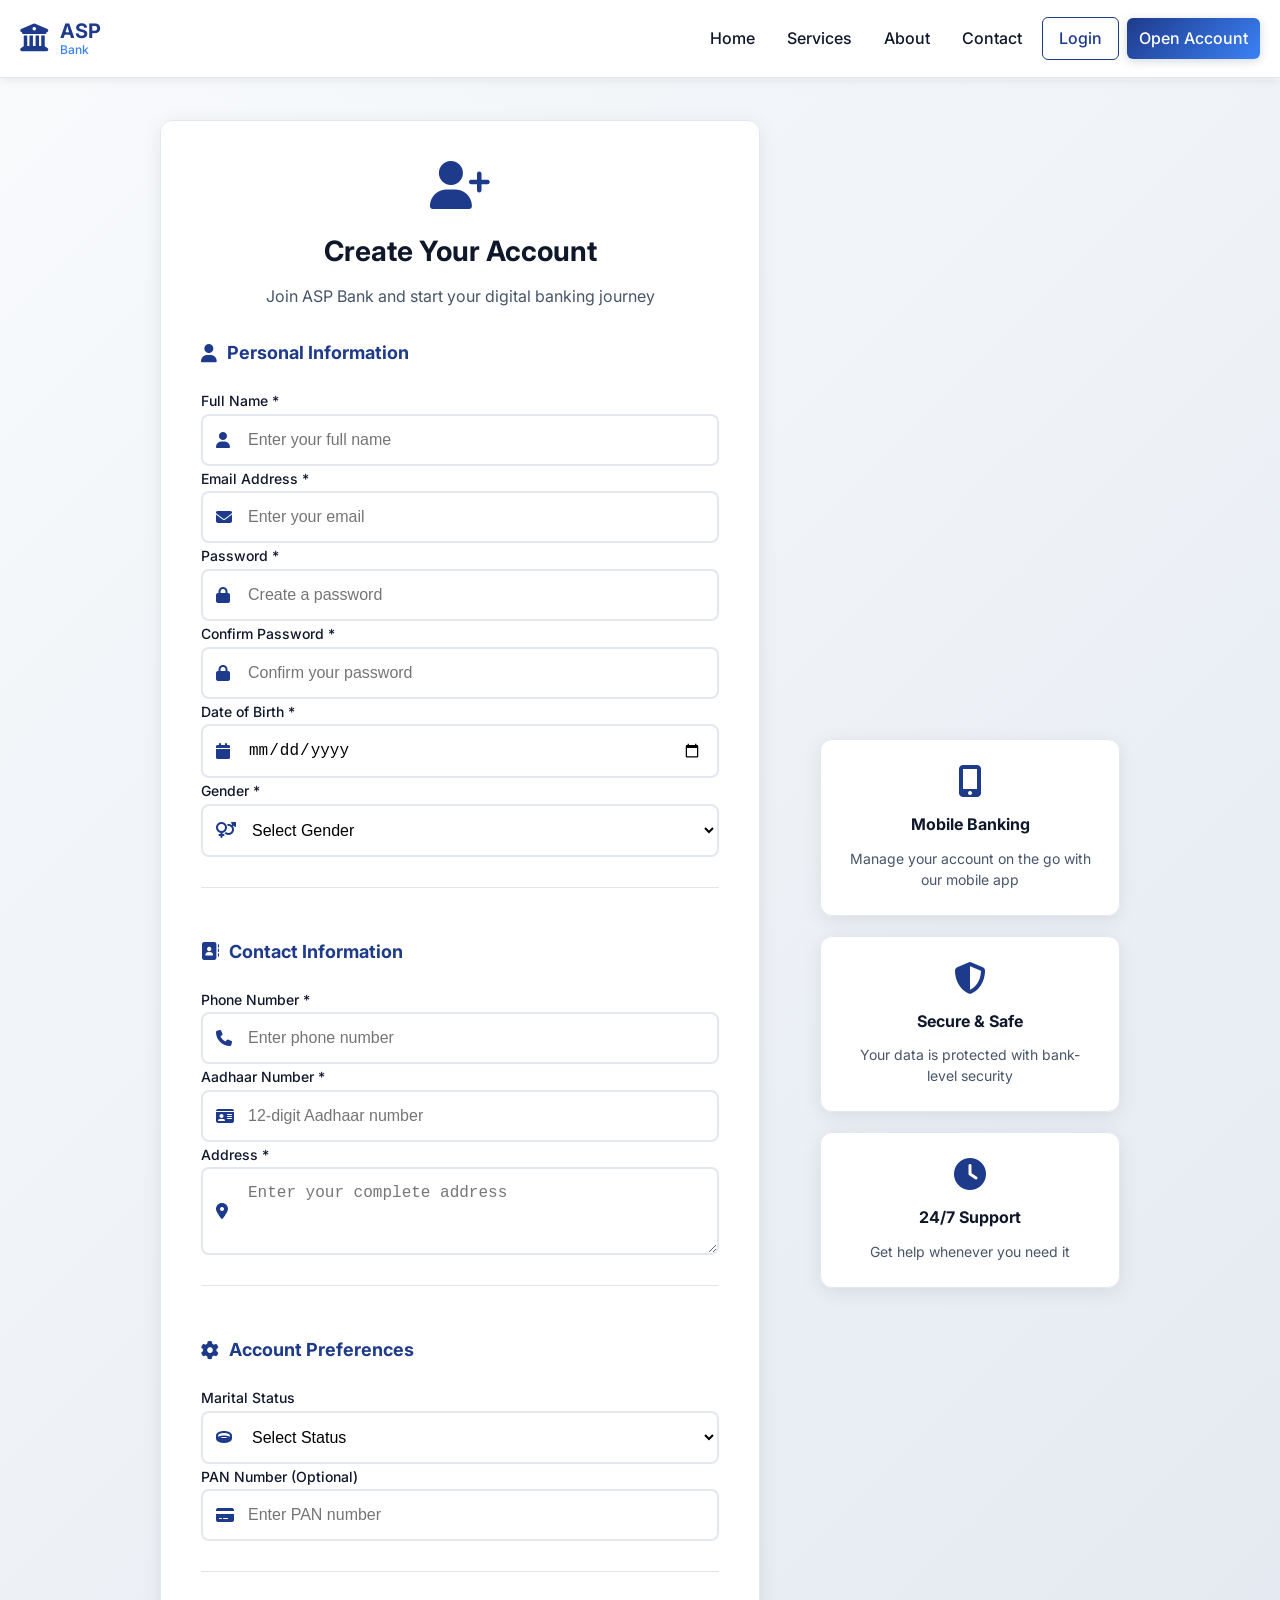
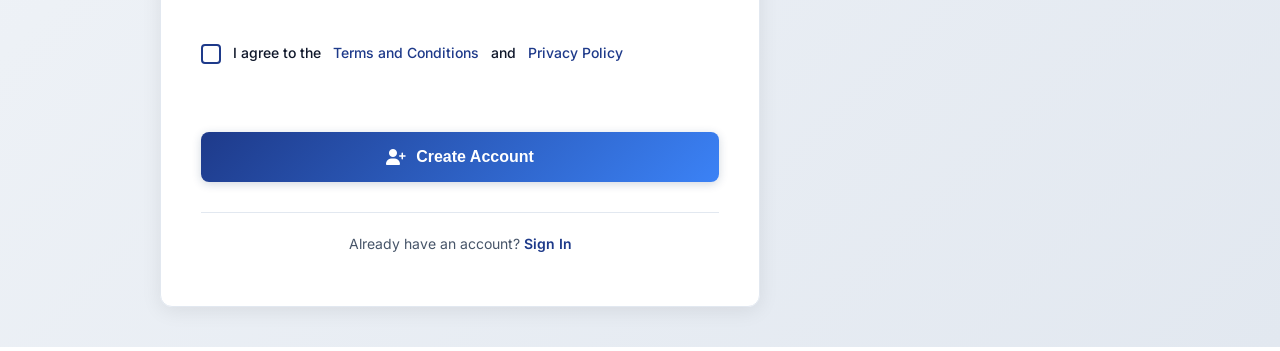
<file: customer-create.html>
<!DOCTYPE html>
<html>
<head>
    <title>Create Account - ASP Bank</title>
    <link href="https://fonts.googleapis.com/css2?family=Inter:wght@300;400;600;700&display=swap" rel="stylesheet">
    <link rel="stylesheet" href="https://cdnjs.cloudflare.com/ajax/libs/font-awesome/6.4.0/css/all.min.css">
    <link rel="stylesheet" href="style.css">
</head>
<body>
    <!-- HEADER/NAVIGATION -->
    <header class="header">
        <nav class="navbar">
            <div class="nav-container">
                <div class="logo">
                    <div class="logo-icon">
                        <i class="fas fa-university"></i>
                    </div>
                    <div class="logo-text">
                        <span class="logo-main">ASP</span>
                        <span class="logo-sub">Bank</span>
                    </div>
                </div>

                <div class="nav-menu">
                    <a href="index.html" class="nav-link">Home</a>
                    <a href="#services" class="nav-link">Services</a>
                    <a href="#about" class="nav-link">About</a>
                    <a href="#contact" class="nav-link">Contact</a>
                    <a href="customer-login.html" class="nav-link login-btn">Login</a>
                    <a href="customer-create.html" class="nav-link cta-btn">Open Account</a>
                </div>

                <div class="mobile-menu-toggle">
                    <i class="fas fa-bars"></i>
                </div>
            </div>
        </nav>
    </header>

    <!-- REGISTRATION FORM -->
    <div class="auth-container">
        <div class="auth-card register-card">
            <div class="auth-header">
                <i class="fas fa-user-plus"></i>
                <h2>Create Your Account</h2>
                <p>Join ASP Bank and start your digital banking journey</p>
            </div>

            <form id="register-form" class="auth-form">
                <!-- Personal Information -->
                <div class="form-section">
                    <h3><i class="fas fa-user"></i> Personal Information</h3>

                    <div class="form-row">
                        <div class="form-group">
                            <label for="name">Full Name *</label>
                            <div class="input-group">
                                <i class="fas fa-user"></i>
                                <input type="text" id="name" placeholder="Enter your full name" pattern="[A-Za-z ]{3,50}" title="Name must contain only alphabets and spaces (3-50 characters)" required>
                            </div>
                        </div>

                        <div class="form-group">
                            <label for="email">Email Address *</label>
                            <div class="input-group">
                                <i class="fas fa-envelope"></i>
                                <input type="email" id="email" placeholder="Enter your email" required>
                            </div>
                        </div>
                    </div>

                    <div class="form-row">
                        <div class="form-group">
                            <label for="password">Password *</label>
                            <div class="input-group">
                                <i class="fas fa-lock"></i>
                                <input type="password" id="password" placeholder="Create a password" required>
                            </div>
                        </div>

                        <div class="form-group">
                            <label for="confirm-password">Confirm Password *</label>
                            <div class="input-group">
                                <i class="fas fa-lock"></i>
                                <input type="password" id="confirm-password" placeholder="Confirm your password" required>
                            </div>
                        </div>
                    </div>

                    <div class="form-row">
                        <div class="form-group">
                            <label for="dob">Date of Birth *</label>
                            <div class="input-group">
                                <i class="fas fa-calendar"></i>
                                <input type="date" id="dob" max="2006-12-31" title="You must be at least 18 years old" required>
                            </div>
                        </div>

                        <div class="form-group">
                            <label for="gender">Gender *</label>
                            <div class="input-group">
                                <i class="fas fa-venus-mars"></i>
                                <select id="gender" required>
                                    <option value="">Select Gender</option>
                                    <option value="male">Male</option>
                                    <option value="female">Female</option>
                                    <option value="other">Other</option>
                                </select>
                            </div>
                        </div>
                    </div>
                </div>

                <!-- Contact Information -->
                <div class="form-section">
                    <h3><i class="fas fa-address-book"></i> Contact Information</h3>

                    <div class="form-row">
                        <div class="form-group">
                            <label for="contact">Phone Number *</label>
                            <div class="input-group">
                                <i class="fas fa-phone"></i>
                                <input type="tel" id="contact" placeholder="Enter phone number" pattern="[0-9]{10}" title="Phone number must be exactly 10 digits" required>
                            </div>
                        </div>

                        <div class="form-group">
                            <label for="aadhaar">Aadhaar Number *</label>
                            <div class="input-group">
                                <i class="fas fa-id-card"></i>
                                <input type="text" id="aadhaar" placeholder="12-digit Aadhaar number" pattern="[0-9]{12}" required>
                            </div>
                        </div>
                    </div>

                    <div class="form-group">
                        <label for="address">Address *</label>
                        <div class="input-group">
                            <i class="fas fa-map-marker-alt"></i>
                            <textarea id="address" placeholder="Enter your complete address" rows="3" required></textarea>
                        </div>
                    </div>
                </div>

                <!-- Account Preferences -->
                <div class="form-section">
                    <h3><i class="fas fa-cog"></i> Account Preferences</h3>

                    <div class="form-row">
                        <div class="form-group">
                            <label for="marital">Marital Status</label>
                            <div class="input-group">
                                <i class="fas fa-ring"></i>
                                <select id="marital">
                                    <option value="">Select Status</option>
                                    <option value="single">Single</option>
                                    <option value="married">Married</option>
                                    <option value="divorced">Divorced</option>
                                    <option value="widowed">Widowed</option>
                                </select>
                            </div>
                        </div>

                        <div class="form-group">
                            <label for="pan">PAN Number (Optional)</label>
                            <div class="input-group">
                                <i class="fas fa-credit-card"></i>
                                <input type="text" id="pan" placeholder="Enter PAN number" pattern="[A-Z]{5}[0-9]{4}[A-Z]{1}">
                            </div>
                        </div>
                    </div>
                </div>

                <!-- Terms and Conditions -->
                <div class="form-group checkbox-group">
                    <label class="checkbox-label">
                        <input type="checkbox" id="terms" required>
                        <span class="checkmark"></span>
                        I agree to the <a href="#" class="terms-link">Terms and Conditions</a> and <a href="#" class="terms-link">Privacy Policy</a>
                    </label>
                </div>

                <button type="submit" class="auth-btn">
                    <i class="fas fa-user-plus"></i>
                    Create Account
                </button>
            </form>

            <div class="auth-footer">
                <p>Already have an account?
                    <a href="customer-login.html" class="auth-link">Sign In</a>
                </p>
            </div>
        </div>

        <!-- BENEFITS -->
        <div class="benefits-info">
            <div class="benefit-card">
                <i class="fas fa-mobile-alt"></i>
                <h4>Mobile Banking</h4>
                <p>Manage your account on the go with our mobile app</p>
            </div>
            <div class="benefit-card">
                <i class="fas fa-shield-alt"></i>
                <h4>Secure & Safe</h4>
                <p>Your data is protected with bank-level security</p>
            </div>
            <div class="benefit-card">
                <i class="fas fa-clock"></i>
                <h4>24/7 Support</h4>
                <p>Get help whenever you need it</p>
            </div>
        </div>
    </div>

    <div id="auth-error" class="error-message"></div>

    <script src="auth.js"></script>
    <script>
        document.getElementById('register-form').addEventListener('submit', function(e) {
            e.preventDefault();

            const password = document.getElementById('password').value;
            const confirmPassword = document.getElementById('confirm-password').value;

            if (password !== confirmPassword) {
                showError('Passwords do not match');
                return;
            }

            if (!validatePasswordStrength(password)) {
                showError('Password must contain at least 6 characters, 1 uppercase letter, 1 lowercase letter, and 1 number');
                return;
            }

            const customerData = {
                name: document.getElementById('name').value,
                email: document.getElementById('email').value,
                password: password,
                dob: document.getElementById('dob').value,
                gender: document.getElementById('gender').value,
                contact: document.getElementById('contact').value,
                aadhaar: document.getElementById('aadhaar').value,
                address: document.getElementById('address').value,
                marital: document.getElementById('marital').value,
                pan: document.getElementById('pan').value
            };

            try {
                const newCustomer = auth.registerCustomer(customerData);
                showSuccess('Account created successfully! You can now login.');
                setTimeout(() => {
                    window.location.href = 'customer-login.html';
                }, 2000);
            } catch (error) {
                showError(error.message);
            }
        });

        function showSuccess(message) {
            const errorDiv = document.getElementById('auth-error');
            errorDiv.textContent = message;
            errorDiv.className = 'success-message';
            errorDiv.style.display = 'block';
        }

        function validatePasswordStrength(password) {
            const hasUpperCase = /[A-Z]/.test(password);
            const hasLowerCase = /[a-z]/.test(password);
            const hasNumbers = /\d/.test(password);
            const hasMinLength = password.length >= 6;

            return hasUpperCase && hasLowerCase && hasNumbers && hasMinLength;
        }
    </script>

    <!-- MOBILE MENU -->
    <div class="mobile-menu">
        <div class="mobile-menu-header">
            <div class="logo">
                <div class="logo-icon">
                    <i class="fas fa-university"></i>
                </div>
                <div class="logo-text">
                    <span class="logo-main">ASP</span>
                    <span class="logo-sub">Bank</span>
                </div>
            </div>
            <button class="mobile-menu-close">
                <i class="fas fa-times"></i>
            </button>
        </div>
        <div class="mobile-menu-content">
            <a href="index.html" class="mobile-nav-link">Home</a>
            <a href="index.html#services" class="mobile-nav-link">Services</a>
            <a href="index.html#about" class="mobile-nav-link">About</a>
            <a href="index.html#contact" class="mobile-nav-link">Contact</a>
            <a href="customer-login.html" class="mobile-nav-link">Login</a>
            <a href="customer-create.html" class="mobile-nav-link cta-btn">Open Account</a>
        </div>
    </div>

    <script>
        // Mobile menu functionality
        document.addEventListener('DOMContentLoaded', function() {
            const mobileMenuToggle = document.querySelector('.mobile-menu-toggle');
            const mobileMenu = document.querySelector('.mobile-menu');
            const mobileMenuClose = document.querySelector('.mobile-menu-close');
            const mobileNavLinks = document.querySelectorAll('.mobile-nav-link');

            mobileMenuToggle.addEventListener('click', function() {
                mobileMenu.classList.add('active');
            });

            mobileMenuClose.addEventListener('click', function() {
                mobileMenu.classList.remove('active');
            });

            mobileNavLinks.forEach(link => {
                link.addEventListener('click', function() {
                    mobileMenu.classList.remove('active');
                });
            });

            // Close mobile menu when clicking outside
            mobileMenu.addEventListener('click', function(e) {
                if (e.target === mobileMenu) {
                    mobileMenu.classList.remove('active');
                }
            });
        });

        // Add scroll effect to navbar
        window.addEventListener('scroll', function() {
            const navbar = document.querySelector('.navbar');
            if (window.scrollY > 50) {
                navbar.classList.add('scrolled');
            } else {
                navbar.classList.remove('scrolled');
            }
        });
    </script>
</body>
</html>
</file>
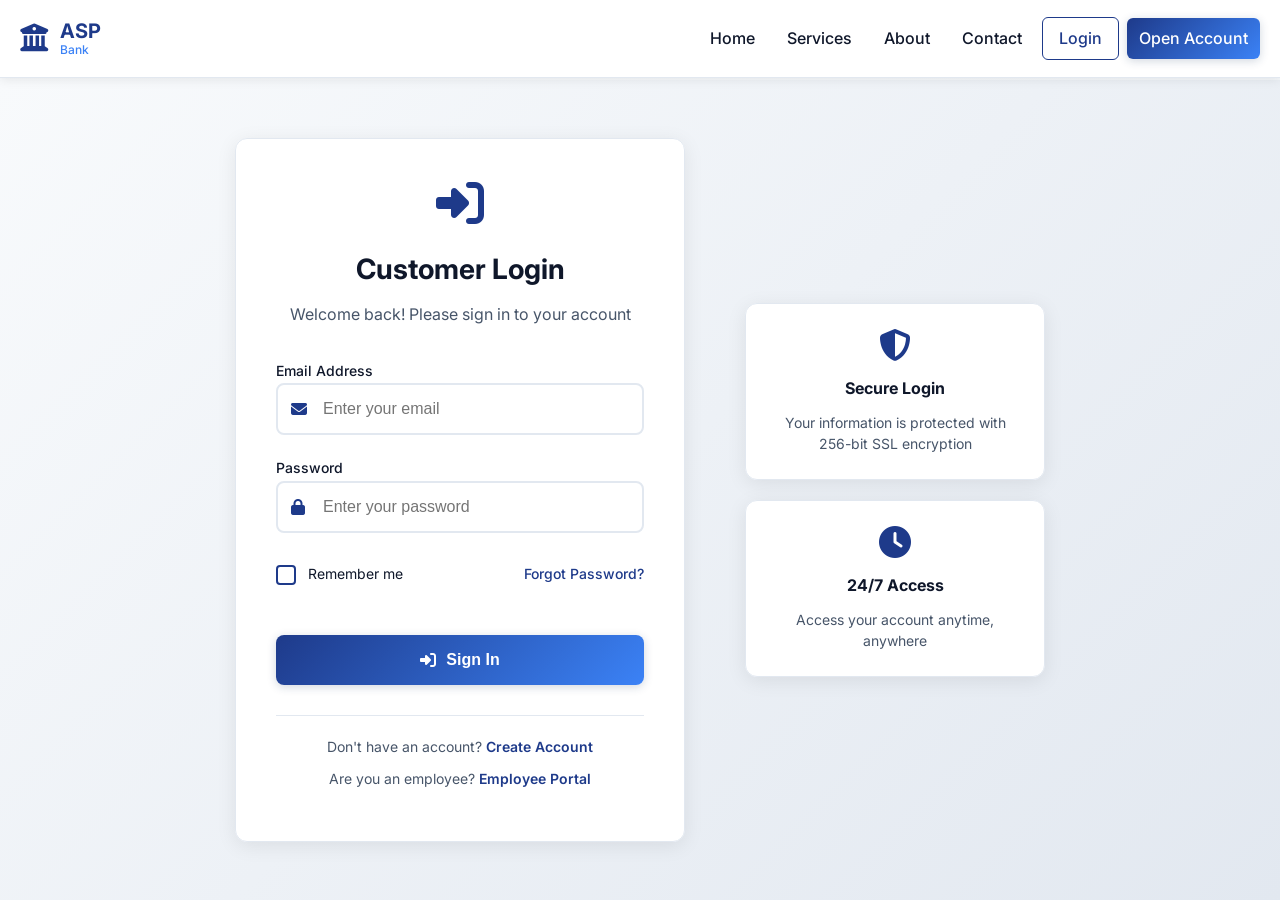
<file: customer-login.html>
<!DOCTYPE html>
<html>
<head>
    <title>Customer Login - ASP Bank</title>
    <link href="https://fonts.googleapis.com/css2?family=Inter:wght@300;400;600;700&display=swap" rel="stylesheet">
    <link rel="stylesheet" href="https://cdnjs.cloudflare.com/ajax/libs/font-awesome/6.4.0/css/all.min.css">
    <link rel="stylesheet" href="style.css">
</head>
<body>
    <!-- HEADER/NAVIGATION -->
    <header class="header">
        <nav class="navbar">
            <div class="nav-container">
                <div class="logo">
                    <div class="logo-icon">
                        <i class="fas fa-university"></i>
                    </div>
                    <div class="logo-text">
                        <span class="logo-main">ASP</span>
                        <span class="logo-sub">Bank</span>
                    </div>
                </div>

                <div class="nav-menu">
                    <a href="index.html" class="nav-link">Home</a>
                    <a href="#services" class="nav-link">Services</a>
                    <a href="#about" class="nav-link">About</a>
                    <a href="#contact" class="nav-link">Contact</a>
                    <a href="customer-login.html" class="nav-link login-btn">Login</a>
                    <a href="customer-create.html" class="nav-link cta-btn">Open Account</a>
                </div>

                <div class="mobile-menu-toggle">
                    <i class="fas fa-bars"></i>
                </div>
            </div>
        </nav>
    </header>

    <!-- LOGIN FORM -->
    <div class="auth-container">
        <div class="auth-card">
            <div class="auth-header">
                <i class="fas fa-sign-in-alt"></i>
                <h2>Customer Login</h2>
                <p>Welcome back! Please sign in to your account</p>
            </div>

            <form id="login-form" class="auth-form">
                <div class="form-group">
                    <label for="email">Email Address</label>
                    <div class="input-group">
                        <i class="fas fa-envelope"></i>
                        <input type="email" id="email" placeholder="Enter your email" required>
                    </div>
                </div>

                <div class="form-group">
                    <label for="password">Password</label>
                    <div class="input-group">
                        <i class="fas fa-lock"></i>
                        <input type="password" id="password" placeholder="Enter your password" required>
                    </div>
                </div>

                <div class="form-options">
                    <label class="checkbox-label">
                        <input type="checkbox" id="remember">
                        <span class="checkmark"></span>
                        Remember me
                    </label>
                    <a href="#" class="forgot-link">Forgot Password?</a>
                </div>

                <button type="submit" class="auth-btn">
                    <i class="fas fa-sign-in-alt"></i>
                    Sign In
                </button>
            </form>

            <div class="auth-footer">
                <p>Don't have an account?
                    <a href="customer-create.html" class="auth-link">Create Account</a>
                </p>
                <p>Are you an employee?
                    <a href="employee-register.html" class="auth-link">Employee Portal</a>
                </p>
            </div>
        </div>

        <!-- SECURITY INFO -->
        <div class="security-info">
            <div class="security-card">
                <i class="fas fa-shield-alt"></i>
                <h4>Secure Login</h4>
                <p>Your information is protected with 256-bit SSL encryption</p>
            </div>
            <div class="security-card">
                <i class="fas fa-clock"></i>
                <h4>24/7 Access</h4>
                <p>Access your account anytime, anywhere</p>
            </div>
        </div>
    </div>

    <div id="auth-error" class="error-message"></div>

    <script src="auth.js"></script>
    <script>
        document.getElementById('login-form').addEventListener('submit', function(e) {
            e.preventDefault();

            const email = document.getElementById('email').value;
            const password = document.getElementById('password').value;

            try {
                const result = auth.login(email, password);
                if (result.success) {
                    showSuccess('Login successful! Redirecting to dashboard...');
                    setTimeout(() => {
                        window.location.href = 'dashboard.html';
                    }, 1500);
                }
            } catch (error) {
                showError(error.message);
            }
        });

        function showSuccess(message) {
            const errorDiv = document.getElementById('auth-error');
            errorDiv.textContent = message;
            errorDiv.className = 'success-message';
            errorDiv.style.display = 'block';
        }
    </script>

    <!-- MOBILE MENU -->
    <div class="mobile-menu">
        <div class="mobile-menu-header">
            <div class="logo">
                <div class="logo-icon">
                    <i class="fas fa-university"></i>
                </div>
                <div class="logo-text">
                    <span class="logo-main">ASP</span>
                    <span class="logo-sub">Bank</span>
                </div>
            </div>
            <button class="mobile-menu-close">
                <i class="fas fa-times"></i>
            </button>
        </div>
        <div class="mobile-menu-content">
            <a href="index.html" class="mobile-nav-link">Home</a>
            <a href="index.html#services" class="mobile-nav-link">Services</a>
            <a href="index.html#about" class="mobile-nav-link">About</a>
            <a href="index.html#contact" class="mobile-nav-link">Contact</a>
            <a href="customer-login.html" class="mobile-nav-link">Login</a>
            <a href="customer-create.html" class="mobile-nav-link cta-btn">Open Account</a>
        </div>
    </div>

    <script>
        // Mobile menu functionality
        document.addEventListener('DOMContentLoaded', function() {
            const mobileMenuToggle = document.querySelector('.mobile-menu-toggle');
            const mobileMenu = document.querySelector('.mobile-menu');
            const mobileMenuClose = document.querySelector('.mobile-menu-close');
            const mobileNavLinks = document.querySelectorAll('.mobile-nav-link');

            mobileMenuToggle.addEventListener('click', function() {
                mobileMenu.classList.add('active');
            });

            mobileMenuClose.addEventListener('click', function() {
                mobileMenu.classList.remove('active');
            });

            mobileNavLinks.forEach(link => {
                link.addEventListener('click', function() {
                    mobileMenu.classList.remove('active');
                });
            });

            // Close mobile menu when clicking outside
            mobileMenu.addEventListener('click', function(e) {
                if (e.target === mobileMenu) {
                    mobileMenu.classList.remove('active');
                }
            });
        });

        // Add scroll effect to navbar
        window.addEventListener('scroll', function() {
            const navbar = document.querySelector('.navbar');
            if (window.scrollY > 50) {
                navbar.classList.add('scrolled');
            } else {
                navbar.classList.remove('scrolled');
            }
        });
    </script>
</body>
</html>
</file>
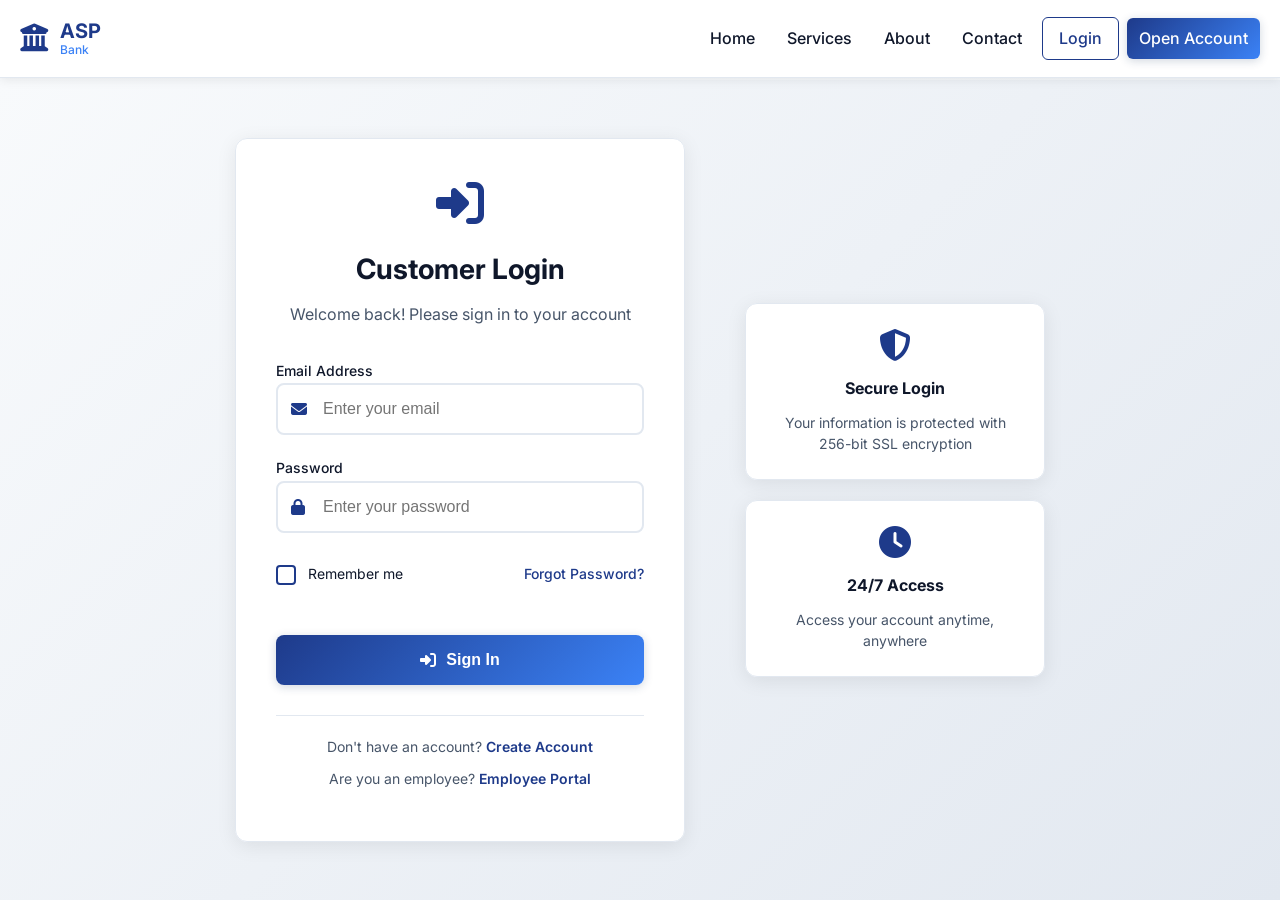
<file: dashboard.html>
<!DOCTYPE html>
<html>
<head>
    <title>Dashboard - ASP Bank</title>
    <link href="https://fonts.googleapis.com/css2?family=Inter:wght@300;400;600;700&display=swap" rel="stylesheet">
    <link rel="stylesheet" href="https://cdnjs.cloudflare.com/ajax/libs/font-awesome/6.4.0/css/all.min.css">
    <link rel="stylesheet" href="style.css">
</head>
<body>
    <!-- HEADER/NAVIGATION -->
    <header class="header">
        <nav class="navbar">
            <div class="nav-container">
                <div class="logo">
                    <div class="logo-icon">
                        <i class="fas fa-university"></i>
                    </div>
                    <div class="logo-text">
                        <span class="logo-main">ASP</span>
                        <span class="logo-sub">Bank</span>
                    </div>
                </div>

                <div class="nav-menu">
                    <a href="#dashboard" class="nav-link">Dashboard</a>
                    <a href="#transactions" class="nav-link">Transactions</a>
                    <a href="#profile" class="nav-link">Profile</a>
                    <button class="nav-link logout-btn" onclick="auth.logout()">
                        <i class="fas fa-sign-out-alt"></i> Logout
                    </button>
                </div>

                <div class="mobile-menu-toggle">
                    <i class="fas fa-bars"></i>
                </div>
            </div>
        </nav>
    </header>

    <!-- MOBILE MENU -->
    <div class="mobile-menu">
        <div class="mobile-menu-content">
            <a href="#dashboard" class="mobile-nav-link">Dashboard</a>
            <a href="#transactions" class="mobile-nav-link">Transactions</a>
            <a href="#profile" class="mobile-nav-link">Profile</a>
            <button class="mobile-nav-link logout-btn" onclick="auth.logout()">
                <i class="fas fa-sign-out-alt"></i> Logout
            </button>
        </div>
    </div>

    <div class="container">
        <!-- DASHBOARD HEADER -->
        <div class="dashboard-header">
            <h1 id="dashboard-title">Customer Dashboard</h1>
            <p id="dashboard-subtitle">Manage your banking needs with ease</p>
            <div class="dashboard-date">
                <i class="fas fa-calendar-alt"></i>
                <span id="current-date"></span>
            </div>
        </div>

        <!-- ACCOUNT OVERVIEW -->
        <div class="account-overview">
            <div class="overview-card">
                <div class="card-header">
                    <h3><i class="fas fa-credit-card"></i> Monthly Spending</h3>
                </div>
                <div class="balance-amount small">
                    <span>Rs. </span>
                    <span id="monthly-spending">12,450.00</span>
                </div>
                <div class="spending-breakdown">
                    <div class="spending-item">
                        <span>Shopping</span>
                        <div class="progress-bar">
                            <div class="progress-fill" style="width: 65%"></div>
                        </div>
                        <span>Rs. 8,000</span>
                    </div>
                    <div class="spending-item">
                        <span>Bills</span>
                        <div class="progress-bar">
                            <div class="progress-fill" style="width: 25%"></div>
                        </div>
                        <span>Rs. 3,200</span>
                    </div>
                    <div class="spending-item">
                        <span>Others</span>
                        <div class="progress-bar">
                            <div class="progress-fill" style="width: 10%"></div>
                        </div>
                        <span>Rs. 1,250</span>
                    </div>
                </div>
            </div>
        </div>

        <!-- DASHBOARD GRID -->
        <div class="dashboard-grid">
            <div class="dashboard-card">
                <div class="card-icon">
                    <i class="fas fa-hashtag"></i>
                </div>
                <div class="card-content">
                    <h3>Account Number</h3>
                    <p id="account-number">Loading...</p>
                </div>
            </div>

            <div class="dashboard-card">
                <div class="card-icon">
                    <i class="fas fa-user"></i>
                </div>
                <div class="card-content">
                    <h3>Account Holder</h3>
                    <p id="account-holder">Loading...</p>
                </div>
            </div>

            <div class="dashboard-card">
                <div class="card-icon">
                    <i class="fas fa-envelope"></i>
                </div>
                <div class="card-content">
                    <h3>Email</h3>
                    <p id="account-email">Loading...</p>
                </div>
            </div>

            <div class="dashboard-card">
                <div class="card-icon">
                    <i class="fas fa-phone"></i>
                </div>
                <div class="card-content">
                    <h3>Phone</h3>
                    <p id="account-phone">Loading...</p>
                </div>
            </div>
        </div>

        <!-- QUICK ACTIONS -->
        <div class="quick-actions">
            <h2><i class="fas fa-bolt"></i> Quick Actions</h2>
            <div class="actions-grid">
                <div class="action-btn" onclick="openTransferModal()">
                    <i class="fas fa-exchange-alt"></i>
                    <span>Transfer Money</span>
                </div>
                <div class="action-btn" onclick="showSection('transactions')">
                    <i class="fas fa-history"></i>
                    <span>View Transactions</span>
                </div>
                <div class="action-btn" onclick="showSection('profile')">
                    <i class="fas fa-user-edit"></i>
                    <span>Update Profile</span>
                </div>
                <div class="action-btn" onclick="showSection('notifications')">
                    <i class="fas fa-bell"></i>
                    <span>Notifications</span>
                </div>
                <div class="action-btn primary" onclick="openTransferModal()">
                    <i class="fas fa-plus"></i>
                    <span>Add Money</span>
                </div>
                <div class="action-btn" onclick="showSection('insights')">
                    <i class="fas fa-chart-line"></i>
                    <span>View Insights</span>
                </div>
            </div>
        </div>

        <!-- RECENT TRANSACTIONS -->
        <div class="recent-transactions">
            <div class="section-header">
                <h2><i class="fas fa-history"></i> Recent Transactions</h2>
                <button class="view-all-btn" onclick="showAllTransactions()">View All</button>
            </div>
            <div class="transactions-list" id="transactions-list">
                <div class="transaction-item">
                    <div class="transaction-icon">
                        <i class="fas fa-shopping-cart"></i>
                    </div>
                    <div class="transaction-details">
                        <h4>Online Shopping</h4>
                        <p>Amazon Purchase</p>
                        <span class="transaction-date">Dec 28, 2:30 PM</span>
                    </div>
                    <div class="transaction-amount negative">
                        -Rs. 2,499.00
                    </div>
                </div>

                <div class="transaction-item">
                    <div class="transaction-icon">
                        <i class="fas fa-utensils"></i>
                    </div>
                    <div class="transaction-details">
                        <h4>Restaurant</h4>
                        <p>Dinner at The Grand</p>
                        <span class="transaction-date">Dec 27, 8:15 PM</span>
                    </div>
                    <div class="transaction-amount negative">
                        -Rs. 1,200.00
                    </div>
                </div>

                <div class="transaction-item">
                    <div class="transaction-icon">
                        <i class="fas fa-money-bill-wave"></i>
                    </div>
                    <div class="transaction-details">
                        <h4>Salary Credit</h4>
                        <p>Monthly Salary</p>
                        <span class="transaction-date">Dec 25, 10:00 AM</span>
                    </div>
                    <div class="transaction-amount positive">
                        +Rs. 45,000.00
                    </div>
                </div>

                <div class="transaction-item">
                    <div class="transaction-icon">
                        <i class="fas fa-mobile-alt"></i>
                    </div>
                    <div class="transaction-details">
                        <h4>Mobile Recharge</h4>
                        <p>Prepaid Recharge</p>
                        <span class="transaction-date">Dec 20, 4:20 PM</span>
                    </div>
                    <div class="transaction-amount negative">
                        -Rs. 299.00
                    </div>
                </div>
            </div>
        </div>

        <!-- NOTIFICATIONS -->
        <div class="notifications-section">
            <div class="section-header">
                <h2><i class="fas fa-bell"></i> Notifications</h2>
                <button class="view-all-btn" onclick="showAllNotifications()">View All</button>
            </div>
            <div class="notifications-list">
                <div class="notification-item unread">
                    <div class="notification-icon">
                        <i class="fas fa-shield-alt"></i>
                    </div>
                    <div class="notification-content">
                        <h4>Security Alert</h4>
                        <p>New login detected from Chrome browser</p>
                        <span class="notification-time">2 hours ago</span>
                    </div>
                    <div class="notification-status">
                        <span class="status-dot"></span>
                    </div>
                </div>

                <div class="notification-item">
                    <div class="notification-icon">
                        <i class="fas fa-gift"></i>
                    </div>
                    <div class="notification-content">
                        <h4>Special Offer</h4>
                        <p>Get 5% cashback on online shopping this month</p>
                        <span class="notification-time">1 day ago</span>
                    </div>
                </div>

                <div class="notification-item">
                    <div class="notification-icon">
                        <i class="fas fa-file-invoice-dollar"></i>
                    </div>
                    <div class="notification-content">
                        <h4>Bill Payment Due</h4>
                        <p>Your electricity bill of Rs. 2,450 is due tomorrow</p>
                        <span class="notification-time">2 days ago</span>
                    </div>
                </div>
            </div>
        </div>

        <!-- INSIGHTS -->
        <div class="insights-section">
            <h2><i class="fas fa-chart-pie"></i> Financial Insights</h2>
            <div class="insights-grid">
                <div class="insight-card">
                    <div class="insight-header">
                        <h3>Spending Trends</h3>
                        <i class="fas fa-chart-bar"></i>
                    </div>
                    <div class="insight-chart">
                        <div class="chart-bar" style="height: 40%"></div>
                        <div class="chart-bar active" style="height: 65%"></div>
                        <div class="chart-bar" style="height: 45%"></div>
                        <div class="chart-bar" style="height: 80%"></div>
                        <div class="chart-bar" style="height: 55%"></div>
                        <div class="chart-bar" style="height: 70%"></div>
                    </div>
                    <div class="chart-labels">
                        <span>Jan</span>
                        <span>Feb</span>
                        <span>Mar</span>
                        <span>Apr</span>
                        <span>May</span>
                        <span>Jun</span>
                    </div>
                </div>

                <div class="insight-card">
                    <div class="insight-header">
                        <h3>Savings Goals</h3>
                        <i class="fas fa-piggy-bank"></i>
                    </div>
                    <div class="goals-list">
                        <div class="goal-item">
                            <span>Emergency Fund</span>
                            <div class="goal-progress">
                                <div class="goal-fill" style="width: 75%"></div>
                            </div>
                            <span>₹75,000 / ₹1,00,000</span>
                        </div>
                        <div class="goal-item">
                            <span>Vacation</span>
                            <div class="goal-progress">
                                <div class="goal-fill" style="width: 60%"></div>
                            </div>
                            <span>₹30,000 / ₹50,000</span>
                        </div>
                        <div class="goal-item">
                            <span>New Car</span>
                            <div class="goal-progress">
                                <div class="goal-fill" style="width: 40%"></div>
                            </div>
                            <span>₹2,00,000 / ₹5,00,000</span>
                        </div>
                    </div>
                </div>
            </div>
        </div>
    </div>

    <!-- TRANSFER MODAL -->
    <div id="transfer-modal" class="modal">
        <div class="modal-content">
            <div class="modal-header">
                <h3><i class="fas fa-exchange-alt"></i> Transfer Money</h3>
                <span class="modal-close" onclick="closeModal()">&times;</span>
            </div>
            <div class="modal-body">
                <form id="transfer-form">
                    <div class="form-group">
                        <label>Recipient Account Number</label>
                        <div class="input-group">
                            <i class="fas fa-hashtag"></i>
                            <input type="text" id="recipient-account" placeholder="Enter account number" required>
                        </div>
                    </div>
                    <div class="form-group">
                        <label>Amount (Rs.)</label>
                        <div class="input-group">
                            <i class="fas fa-rupee-sign"></i>
                            <input type="number" id="transfer-amount" placeholder="Enter amount" min="1" required>
                        </div>
                    </div>
                    <div class="form-group">
                        <label>Description (Optional)</label>
                        <div class="input-group">
                            <i class="fas fa-comment"></i>
                            <input type="text" id="transfer-description" placeholder="What's this for?">
                        </div>
                    </div>
                    <button type="submit" class="modal-btn">
                        <i class="fas fa-paper-plane"></i>
                        Transfer Money
                    </button>
                </form>
            </div>
        </div>
    </div>

    <div id="auth-error" class="error-message"></div>

    <script src="auth.js"></script>
    <script src="dashboard.js"></script>

    <script>
        // Mobile menu toggle functionality
        document.addEventListener('DOMContentLoaded', function() {
            const mobileMenuToggle = document.querySelector('.mobile-menu-toggle');
            const mobileMenu = document.querySelector('.mobile-menu');

            mobileMenuToggle.addEventListener('click', function() {
                mobileMenu.classList.toggle('active');
                const icon = mobileMenuToggle.querySelector('i');
                if (mobileMenu.classList.contains('active')) {
                    icon.classList.remove('fa-bars');
                    icon.classList.add('fa-times');
                } else {
                    icon.classList.remove('fa-times');
                    icon.classList.add('fa-bars');
                }
            });

            // Close mobile menu when clicking on a link
            document.querySelectorAll('.mobile-nav-link').forEach(link => {
                link.addEventListener('click', function() {
                    mobileMenu.classList.remove('active');
                    const icon = mobileMenuToggle.querySelector('i');
                    icon.classList.remove('fa-times');
                    icon.classList.add('fa-bars');
                });
            });

            // Close mobile menu when clicking outside
            document.addEventListener('click', function(event) {
                if (!mobileMenuToggle.contains(event.target) && !mobileMenu.contains(event.target)) {
                    mobileMenu.classList.remove('active');
                    const icon = mobileMenuToggle.querySelector('i');
                    icon.classList.remove('fa-times');
                    icon.classList.add('fa-bars');
                }
            });
        });
    </script>
</body>
</html>s
</file>
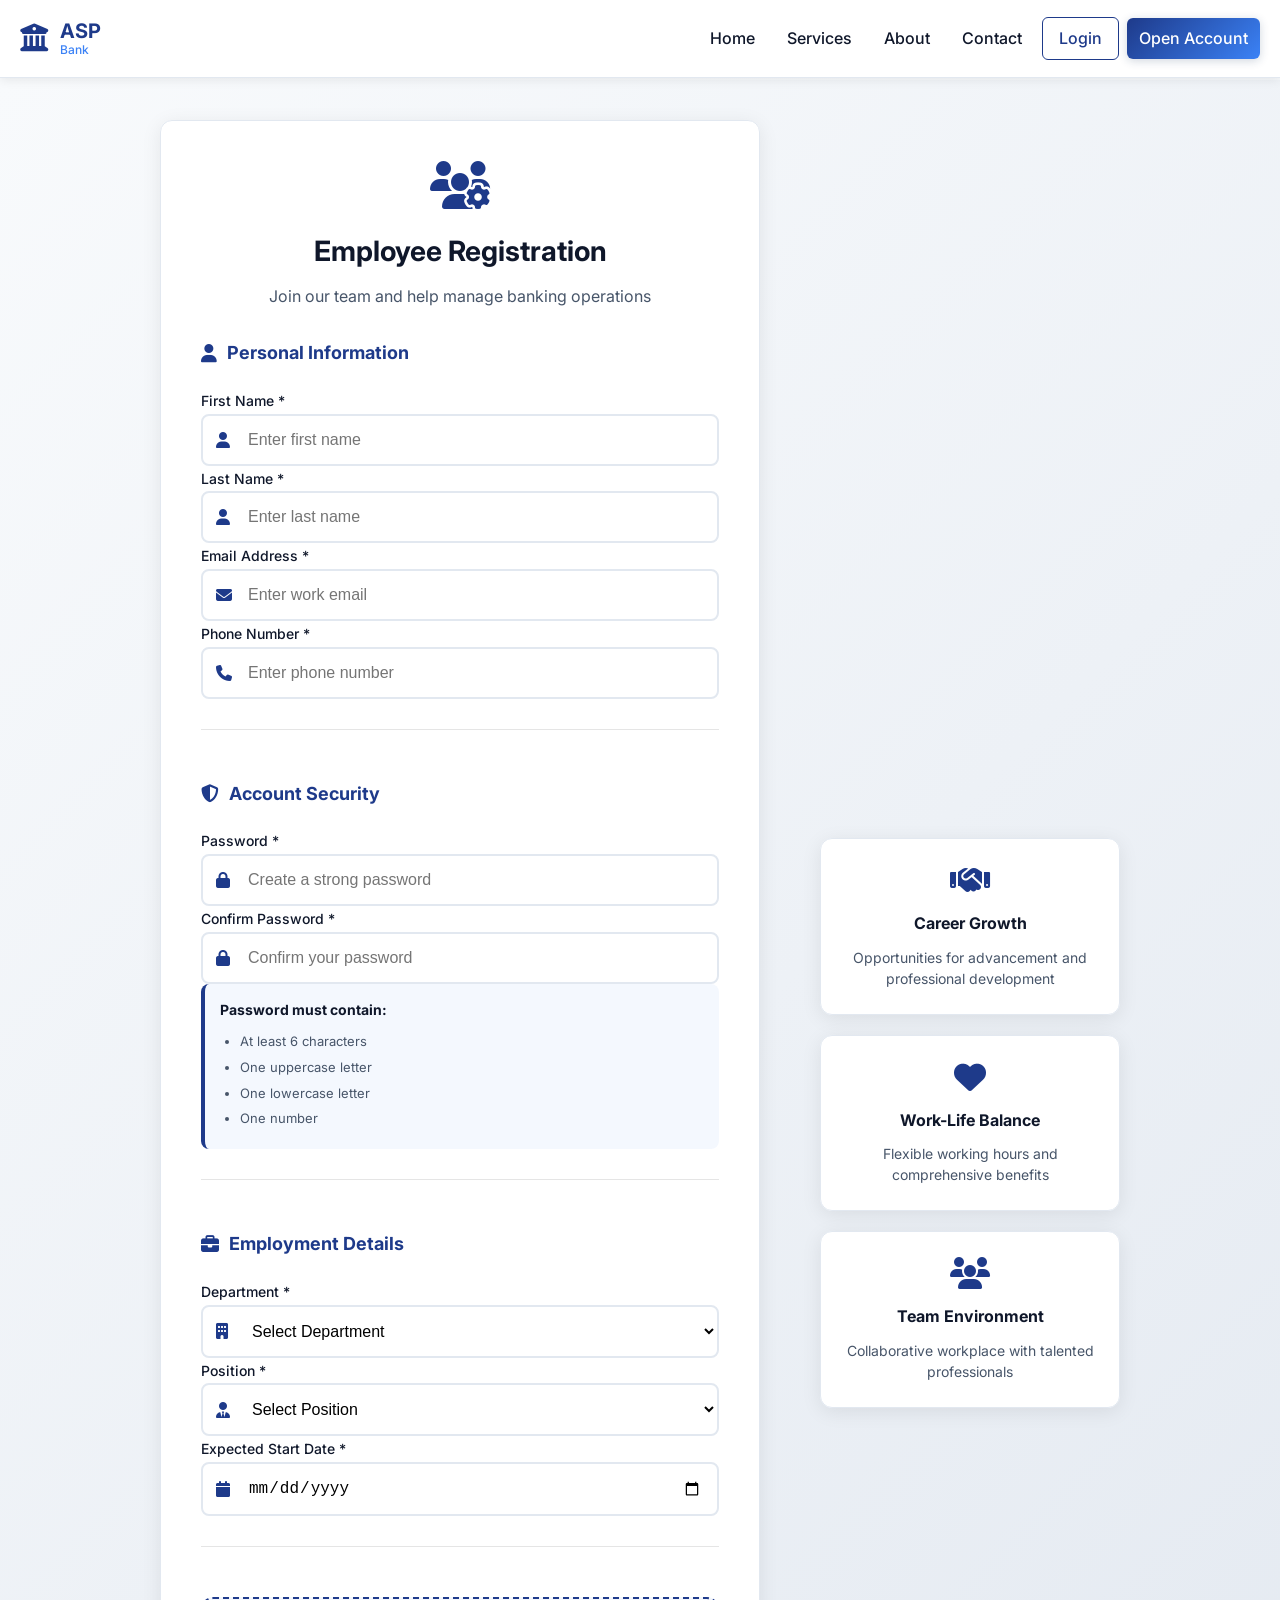
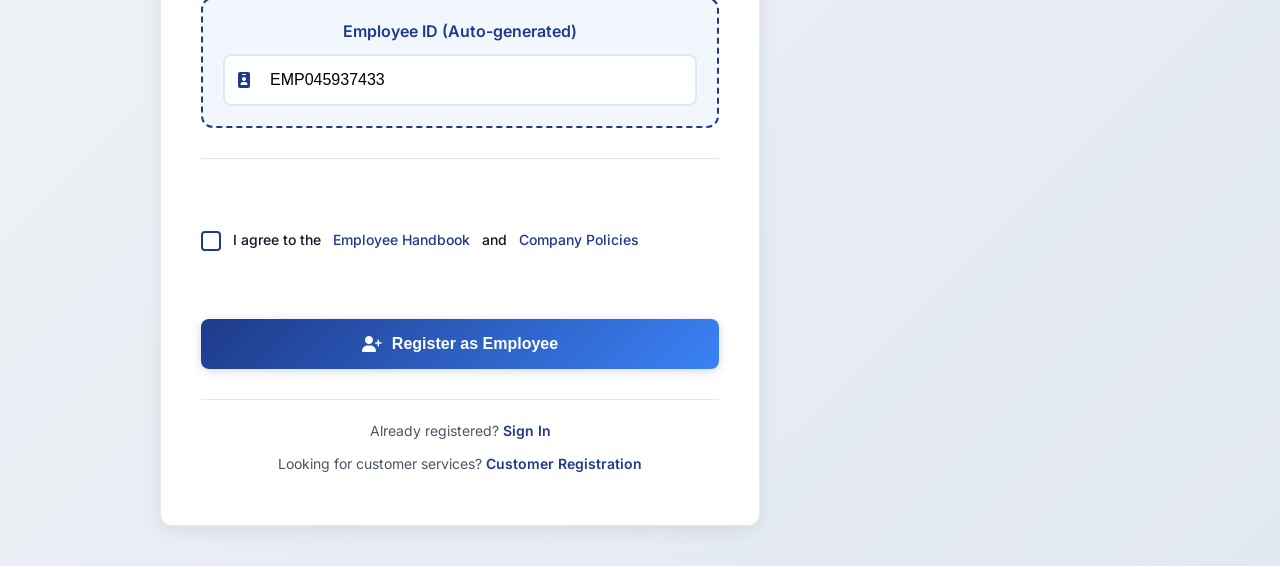
<file: employee-register.html>
<!DOCTYPE html>
<html>
<head>
    <title>Employee Registration - ASP Bank</title>
    <link href="https://fonts.googleapis.com/css2?family=Inter:wght@300;400;600;700&display=swap" rel="stylesheet">
    <link rel="stylesheet" href="https://cdnjs.cloudflare.com/ajax/libs/font-awesome/6.4.0/css/all.min.css">
    <link rel="stylesheet" href="style.css">
</head>
<body>
    <!-- HEADER/NAVIGATION -->
    <header class="header">
        <nav class="navbar">
            <div class="nav-container">
                <div class="logo">
                    <div class="logo-icon">
                        <i class="fas fa-university"></i>
                    </div>
                    <div class="logo-text">
                        <span class="logo-main">ASP</span>
                        <span class="logo-sub">Bank</span>
                    </div>
                </div>

                <div class="nav-menu">
                    <a href="index.html" class="nav-link">Home</a>
                    <a href="#services" class="nav-link">Services</a>
                    <a href="#about" class="nav-link">About</a>
                    <a href="#contact" class="nav-link">Contact</a>
                    <a href="customer-login.html" class="nav-link login-btn">Login</a>
                    <a href="customer-create.html" class="nav-link cta-btn">Open Account</a>
                </div>

                <div class="mobile-menu-toggle">
                    <i class="fas fa-bars"></i>
                </div>
            </div>
        </nav>
    </header>

    <!-- MOBILE MENU -->
    <div class="mobile-menu">
        <div class="mobile-menu-content">
            <a href="index.html" class="mobile-nav-link">Home</a>
            <a href="#services" class="mobile-nav-link">Services</a>
            <a href="#about" class="mobile-nav-link">About</a>
            <a href="#contact" class="mobile-nav-link">Contact</a>
            <a href="customer-login.html" class="mobile-nav-link login-btn">Login</a>
            <a href="customer-create.html" class="mobile-nav-link cta-btn">Open Account</a>
        </div>
    </div>

    <!-- EMPLOYEE REGISTRATION FORM -->
    <div class="auth-container">
        <div class="auth-card register-card">
            <div class="auth-header">
                <i class="fas fa-users-cog"></i>
                <h2>Employee Registration</h2>
                <p>Join our team and help manage banking operations</p>
            </div>

            <form id="employee-register-form" class="auth-form">
                <!-- Personal Information -->
                <div class="form-section">
                    <h3><i class="fas fa-user"></i> Personal Information</h3>

                    <div class="form-row">
                        <div class="form-group">
                            <label for="fname">First Name *</label>
                            <div class="input-group">
                                <i class="fas fa-user"></i>
                                <input type="text" id="fname" placeholder="Enter first name" pattern="[A-Za-z ]{2,25}" title="First name must contain only alphabets (2-25 characters)" required>
                            </div>
                            <div class="error" id="fnameError"></div>
                        </div>

                        <div class="form-group">
                            <label for="lname">Last Name *</label>
                            <div class="input-group">
                                <i class="fas fa-user"></i>
                                <input type="text" id="lname" placeholder="Enter last name" pattern="[A-Za-z ]{2,25}" title="Last name must contain only alphabets (2-25 characters)" required>
                            </div>
                            <div class="error" id="lnameError"></div>
                        </div>
                    </div>

                    <div class="form-row">
                        <div class="form-group">
                            <label for="email">Email Address *</label>
                            <div class="input-group">
                                <i class="fas fa-envelope"></i>
                                <input type="email" id="email" placeholder="Enter work email" required>
                            </div>
                            <div class="error" id="emailError"></div>
                        </div>

                        <div class="form-group">
                            <label for="phone">Phone Number *</label>
                            <div class="input-group">
                                <i class="fas fa-phone"></i>
                                <input type="tel" id="phone" placeholder="Enter phone number" pattern="[0-9]{10}" title="Phone number must be exactly 10 digits" required>
                            </div>
                        </div>
                    </div>
                </div>

                <!-- Account Security -->
                <div class="form-section">
                    <h3><i class="fas fa-shield-alt"></i> Account Security</h3>

                    <div class="form-row">
                        <div class="form-group">
                            <label for="password">Password *</label>
                            <div class="input-group">
                                <i class="fas fa-lock"></i>
                                <input type="password" id="password" placeholder="Create a strong password" required>
                            </div>
                            <div class="error" id="passwordError"></div>
                        </div>

                        <div class="form-group">
                            <label for="confirm-password">Confirm Password *</label>
                            <div class="input-group">
                                <i class="fas fa-lock"></i>
                                <input type="password" id="confirm-password" placeholder="Confirm your password" required>
                            </div>
                            <div class="error" id="confirm-passwordError"></div>
                        </div>
                    </div>

                    <div class="password-requirements">
                        <p><strong>Password must contain:</strong></p>
                        <ul>
                            <li>At least 6 characters</li>
                            <li>One uppercase letter</li>
                            <li>One lowercase letter</li>
                            <li>One number</li>
                        </ul>
                    </div>
                </div>

                <!-- Employment Details -->
                <div class="form-section">
                    <h3><i class="fas fa-briefcase"></i> Employment Details</h3>

                    <div class="form-row">
                        <div class="form-group">
                            <label for="department">Department *</label>
                            <div class="input-group">
                                <i class="fas fa-building"></i>
                                <select id="department" required>
                                    <option value="">Select Department</option>
                                    <option value="customer-service">Customer Service</option>
                                    <option value="operations">Operations</option>
                                    <option value="finance">Finance</option>
                                    <option value="it">Information Technology</option>
                                    <option value="compliance">Compliance</option>
                                    <option value="management">Management</option>
                                </select>
                            </div>
                        </div>

                        <div class="form-group">
                            <label for="position">Position *</label>
                            <div class="input-group">
                                <i class="fas fa-user-tie"></i>
                                <select id="position" required>
                                    <option value="">Select Position</option>
                                    <option value="associate">Associate</option>
                                    <option value="senior-associate">Senior Associate</option>
                                    <option value="manager">Manager</option>
                                    <option value="senior-manager">Senior Manager</option>
                                    <option value="director">Director</option>
                                </select>
                            </div>
                        </div>
                    </div>

                    <div class="form-group">
                        <label for="start-date">Expected Start Date *</label>
                        <div class="input-group">
                            <i class="fas fa-calendar"></i>
                            <input type="date" id="start-date" required>
                        </div>
                    </div>
                </div>

                <!-- Employee ID (Auto-generated) -->
                <div class="form-section">
                    <div class="employee-id-display">
                        <label>Employee ID (Auto-generated)</label>
                        <div class="input-group">
                            <i class="fas fa-id-badge"></i>
                            <input type="text" id="empId" readonly placeholder="Will be generated after registration">
                        </div>
                    </div>
                </div>

                <!-- Terms and Conditions -->
                <div class="form-group checkbox-group">
                    <label class="checkbox-label">
                        <input type="checkbox" id="terms" required>
                        <span class="checkmark"></span>
                        I agree to the <a href="#" class="terms-link">Employee Handbook</a> and <a href="#" class="terms-link">Company Policies</a>
                    </label>
                </div>

                <button type="submit" class="auth-btn">
                    <i class="fas fa-user-plus"></i>
                    Register as Employee
                </button>
            </form>

            <div class="auth-footer">
                <p>Already registered?
                    <a href="customer-login.html" class="auth-link">Sign In</a>
                </p>
                <p>Looking for customer services?
                    <a href="customer-create.html" class="auth-link">Customer Registration</a>
                </p>
            </div>
        </div>

        <!-- EMPLOYEE BENEFITS -->
        <div class="benefits-info">
            <div class="benefit-card">
                <i class="fas fa-handshake"></i>
                <h4>Career Growth</h4>
                <p>Opportunities for advancement and professional development</p>
            </div>
            <div class="benefit-card">
                <i class="fas fa-heart"></i>
                <h4>Work-Life Balance</h4>
                <p>Flexible working hours and comprehensive benefits</p>
            </div>
            <div class="benefit-card">
                <i class="fas fa-users"></i>
                <h4>Team Environment</h4>
                <p>Collaborative workplace with talented professionals</p>
            </div>
        </div>
    </div>

    <div id="auth-error" class="error-message"></div>

    <script src="auth.js"></script>
    <script>
        // Generate employee ID preview
        function generateEmployeeId() {
            const timestamp = Date.now().toString().slice(-6);
            const random = Math.floor(Math.random() * 1000).toString().padStart(3, '0');
            return `EMP${timestamp}${random}`;
        }

        document.getElementById('employee-register-form').addEventListener('submit', function(e) {
            e.preventDefault();

            // Clear previous errors
            document.querySelectorAll('.error').forEach(el => el.textContent = '');

            const password = document.getElementById('password').value;
            const confirmPassword = document.getElementById('confirm-password').value;

            // Validate password match
            if (password !== confirmPassword) {
                document.getElementById('confirm-passwordError').textContent = 'Passwords do not match';
                document.getElementById('confirm-password').classList.add('error-border');
                return;
            }

            // Validate password strength
            if (!validatePasswordStrength(password)) {
                document.getElementById('passwordError').textContent = 'Password must contain at least 6 characters, 1 uppercase, 1 lowercase, and 1 number';
                document.getElementById('password').classList.add('error-border');
                return;
            }

            const employeeData = {
                name: `${document.getElementById('fname').value} ${document.getElementById('lname').value}`,
                email: document.getElementById('email').value,
                password: password,
                phone: document.getElementById('phone').value,
                department: document.getElementById('department').value,
                position: document.getElementById('position').value,
                startDate: document.getElementById('start-date').value
            };

            try {
                const newEmployee = auth.registerEmployee(employeeData);
                document.getElementById('empId').value = newEmployee.employeeId;
                showSuccess(`Employee registered successfully! Your Employee ID is: ${newEmployee.employeeId}`);
                setTimeout(() => {
                    window.location.href = 'customer-login.html';
                }, 3000);
            } catch (error) {
                showError(error.message);
            }
        });

        function validatePasswordStrength(password) {
            const hasUpperCase = /[A-Z]/.test(password);
            const hasLowerCase = /[a-z]/.test(password);
            const hasNumbers = /\d/.test(password);
            const hasMinLength = password.length >= 6;

            return hasUpperCase && hasLowerCase && hasNumbers && hasMinLength;
        }

        function showSuccess(message) {
            const errorDiv = document.getElementById('auth-error');
            errorDiv.textContent = message;
            errorDiv.className = 'success-message';
            errorDiv.style.display = 'block';
        }

        // Generate preview employee ID on page load
        document.addEventListener('DOMContentLoaded', function() {
            document.getElementById('empId').value = generateEmployeeId();
        });

        // Mobile menu toggle functionality
        document.addEventListener('DOMContentLoaded', function() {
            const mobileMenuToggle = document.querySelector('.mobile-menu-toggle');
            const mobileMenu = document.querySelector('.mobile-menu');

            mobileMenuToggle.addEventListener('click', function() {
                mobileMenu.classList.toggle('active');
                const icon = mobileMenuToggle.querySelector('i');
                if (mobileMenu.classList.contains('active')) {
                    icon.classList.remove('fa-bars');
                    icon.classList.add('fa-times');
                } else {
                    icon.classList.remove('fa-times');
                    icon.classList.add('fa-bars');
                }
            });

            // Close mobile menu when clicking on a link
            document.querySelectorAll('.mobile-nav-link').forEach(link => {
                link.addEventListener('click', function() {
                    mobileMenu.classList.remove('active');
                    const icon = mobileMenuToggle.querySelector('i');
                    icon.classList.remove('fa-times');
                    icon.classList.add('fa-bars');
                });
            });

            // Close mobile menu when clicking outside
            document.addEventListener('click', function(event) {
                if (!mobileMenuToggle.contains(event.target) && !mobileMenu.contains(event.target)) {
                    mobileMenu.classList.remove('active');
                    const icon = mobileMenuToggle.querySelector('i');
                    icon.classList.remove('fa-times');
                    icon.classList.add('fa-bars');
                }
            });
        });
    </script>
</body>
</html>
</file>
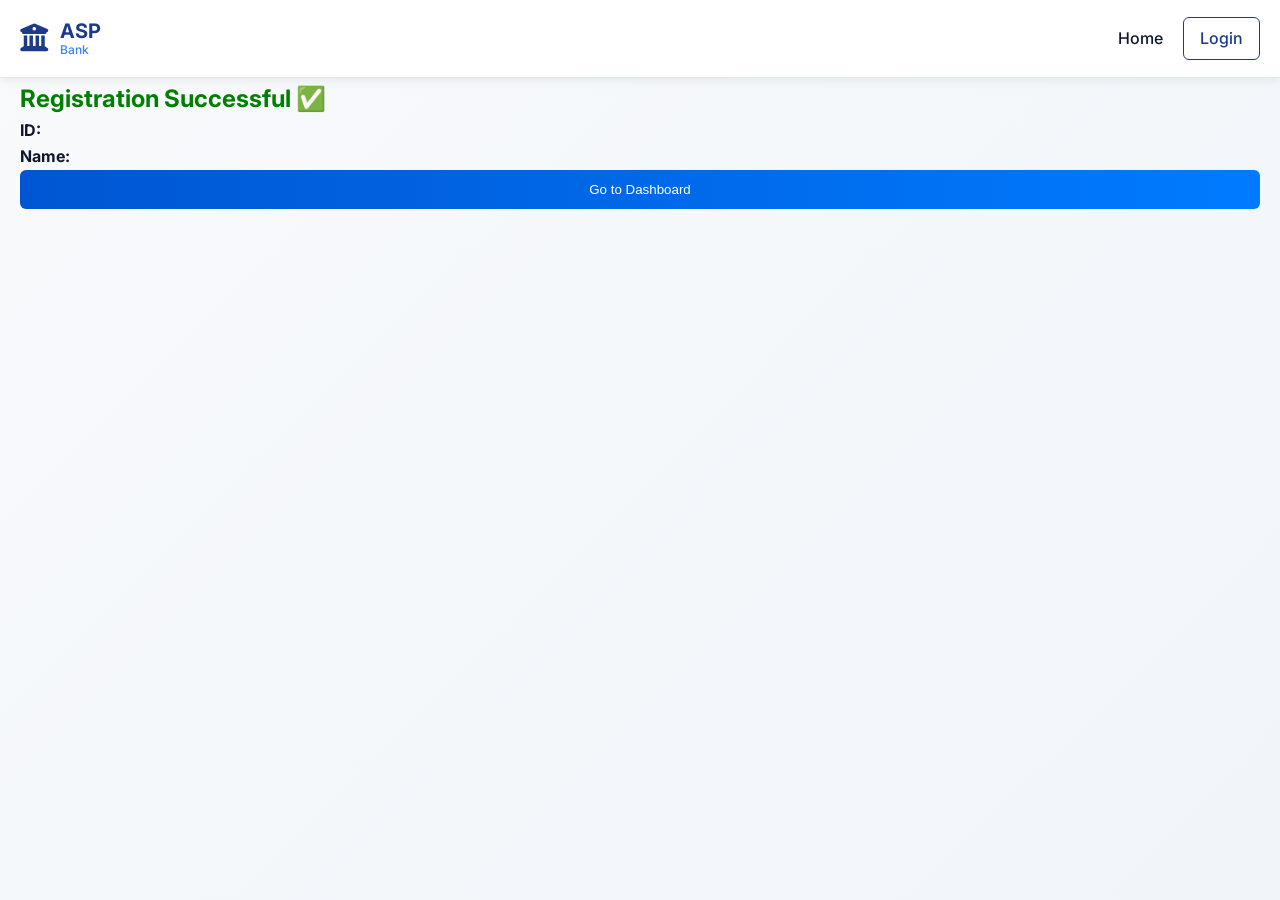
<file: employee-success.html>
<!DOCTYPE html>
<html>
<head>
    <title>Registration Success - ASP Bank</title>
    <link href="https://fonts.googleapis.com/css2?family=Inter:wght@300;400;600;700&display=swap" rel="stylesheet">
    <link rel="stylesheet" href="https://cdnjs.cloudflare.com/ajax/libs/font-awesome/6.4.0/css/all.min.css">
    <link rel="stylesheet" href="style.css">
</head>
<body>
    <!-- HEADER/NAVIGATION -->
    <header class="header">
        <nav class="navbar">
            <div class="nav-container">
                <div class="logo">
                    <div class="logo-icon">
                        <i class="fas fa-university"></i>
                    </div>
                    <div class="logo-text">
                        <span class="logo-main">ASP</span>
                        <span class="logo-sub">Bank</span>
                    </div>
                </div>

                <div class="nav-menu">
                    <a href="index.html" class="nav-link">Home</a>
                    <a href="customer-login.html" class="nav-link login-btn">Login</a>
                </div>

                <div class="mobile-menu-toggle">
                    <i class="fas fa-bars"></i>
                </div>
            </div>
        </nav>
    </header>

    <!-- MOBILE MENU -->
    <div class="mobile-menu">
        <div class="mobile-menu-content">
            <a href="index.html" class="mobile-nav-link">Home</a>
            <a href="customer-login.html" class="mobile-nav-link login-btn">Login</a>
        </div>
    </div>

<div class="container">
    <h2 style="color:green;">Registration Successful ✅</h2>

    <p><b>ID:</b> <span id="id"></span></p>
    <p><b>Name:</b> <span id="name"></span></p>

    <button onclick="goDashboard()">Go to Dashboard</button>
</div>

<script>
let emp = JSON.parse(localStorage.getItem("employee"));

document.getElementById("id").innerText = emp.empId;
document.getElementById("name").innerText = emp.fname + " " + emp.lname;

function goDashboard(){
    window.location.href = "dashboard.html";
}

// Mobile menu toggle functionality
document.addEventListener('DOMContentLoaded', function() {
    const mobileMenuToggle = document.querySelector('.mobile-menu-toggle');
    const mobileMenu = document.querySelector('.mobile-menu');

    mobileMenuToggle.addEventListener('click', function() {
        mobileMenu.classList.toggle('active');
        const icon = mobileMenuToggle.querySelector('i');
        if (mobileMenu.classList.contains('active')) {
            icon.classList.remove('fa-bars');
            icon.classList.add('fa-times');
        } else {
            icon.classList.remove('fa-times');
            icon.classList.add('fa-bars');
        }
    });

    // Close mobile menu when clicking on a link
    document.querySelectorAll('.mobile-nav-link').forEach(link => {
        link.addEventListener('click', function() {
            mobileMenu.classList.remove('active');
            const icon = mobileMenuToggle.querySelector('i');
            icon.classList.remove('fa-times');
            icon.classList.add('fa-bars');
        });
    });

    // Close mobile menu when clicking outside
    document.addEventListener('click', function(event) {
        if (!mobileMenuToggle.contains(event.target) && !mobileMenu.contains(event.target)) {
            mobileMenu.classList.remove('active');
            const icon = mobileMenuToggle.querySelector('i');
            icon.classList.remove('fa-times');
            icon.classList.add('fa-bars');
        }
    });
});
</script>

</body>
</html>
</file>
<file: style.css>
/* CSS VARIABLES */
:root {
    --primary-color: #1e3a8a; /* Professional blue */
    --secondary-color: #3b82f6; /* Bright blue */
    --accent-color: #10b981; /* Trust green */
    --success-color: #059669; /* Success green */
    --warning-color: #f59e0b; /* Warning amber */
    --error-color: #ef4444; /* Error red */
    --dark-color: #0f172a; /* Dark navy */
    --light-color: #f8fafc; /* Clean white */
    --gray-50: #f8fafc;
    --gray-100: #f1f5f9;
    --gray-200: #e2e8f0;
    --gray-300: #cbd5e1;
    --gray-400: #94a3b8;
    --gray-500: #64748b;
    --gray-600: #475569;
    --gray-700: #334155;
    --gray-800: #1e293b;
    --gray-900: #0f172a;
    --card-bg: rgba(255, 255, 255, 0.98);
    --shadow: 0 4px 20px rgba(0, 0, 0, 0.08);
    --shadow-lg: 0 10px 40px rgba(0, 0, 0, 0.12);
    --border-radius: 12px;
    --transition: all 0.3s cubic-bezier(0.4, 0, 0.2, 1);
    --text-primary: #0f172a;
    --text-secondary: #475569;
    --text-muted: #64748b;
    --border-color: #e2e8f0;
}

/* GLOBAL STYLES */
* {
    margin: 0;
    padding: 0;
    box-sizing: border-box;
}

html {
    scroll-behavior: smooth;
}

body {
    font-family: 'Inter', 'Segoe UI', Tahoma, Geneva, Verdana, sans-serif;
    line-height: 1.6;
    color: var(--text-primary);
    background: linear-gradient(135deg, var(--gray-50) 0%, var(--gray-100) 100%);
    min-height: 100vh;
    margin: 0;
    padding: 80px 0 0 0;
    -webkit-font-smoothing: antialiased;
    -moz-osx-font-smoothing: grayscale;
}

.container {
    max-width: 1400px;
    margin: 0 auto;
    padding: 0 20px;
}

@media (max-width: 1200px) {
    .container {
        max-width: 1200px;
    }
}

/* NAVIGATION */
.navbar {
    background: rgba(255, 255, 255, 0.95);
    backdrop-filter: blur(20px);
    -webkit-backdrop-filter: blur(20px);
    padding: 16px 0;
    position: fixed;
    top: 0;
    left: 0;
    right: 0;
    z-index: 1000;
    border-bottom: 1px solid var(--border-color);
    box-shadow: 0 2px 10px rgba(0, 0, 0, 0.08);
}

.navbar .container {
    display: flex;
    justify-content: space-between;
    align-items: center;
    max-width: 1200px;
    margin: 0 auto;
    padding: 0 20px;
}

.logo {
    font-size: 24px;
    font-weight: 700;
    color: var(--primary-color);
    display: flex;
    align-items: center;
    gap: 12px;
    text-decoration: none;
}

.logo-icon {
    font-size: 28px;
    color: var(--primary-color);
}

.nav-links {
    display: flex;
    align-items: center;
    gap: 32px;
}

.nav-links a {
    text-decoration: none;
    color: var(--text-primary);
    font-weight: 500;
    transition: var(--transition);
    position: relative;
    padding: 8px 0;
}

.nav-links a:hover {
    color: var(--primary-color);
    transform: translateY(-1px);
}

.nav-links a::after {
    content: '';
    position: absolute;
    bottom: 0;
    left: 0;
    width: 0;
    height: 2px;
    background: var(--primary-color);
    transition: var(--transition);
}

.nav-links a:hover::after {
    width: 100%;
}

.cta-btn {
    background: linear-gradient(135deg, var(--primary-color), var(--secondary-color));
    color: white !important;
    padding: 10px 20px;
    border-radius: 8px;
    font-weight: 600;
    box-shadow: 0 2px 10px rgba(26, 54, 93, 0.2);
    transform: none !important;
    text-decoration: none;
    display: inline-flex;
    align-items: center;
    gap: 8px;
}

.cta-btn:hover {
    transform: translateY(-2px);
    box-shadow: 0 4px 15px rgba(26, 54, 93, 0.3);
}

/* HERO SECTION */
.hero {
    padding: 140px 0 100px;
    position: relative;
    min-height: 80vh;
    background: linear-gradient(135deg, var(--primary-color) 0%, var(--secondary-color) 100%);
    margin-top: 60px;
    overflow: hidden;
    display: flex;
    align-items: center;
    justify-content: center;
}

.hero::before {
    content: '';
    position: absolute;
    top: 0;
    left: 0;
    right: 0;
    bottom: 0;
    background: url('data:image/svg+xml,<svg xmlns="http://www.w3.org/2000/svg" viewBox="0 0 100 100"><defs><pattern id="grain" width="100" height="100" patternUnits="userSpaceOnUse"><circle cx="25" cy="25" r="1" fill="rgba(255,255,255,0.1)"/><circle cx="75" cy="75" r="1" fill="rgba(255,255,255,0.1)"/><circle cx="50" cy="10" r="0.5" fill="rgba(255,255,255,0.1)"/><circle cx="10" cy="50" r="0.5" fill="rgba(255,255,255,0.1)"/><circle cx="90" cy="30" r="0.5" fill="rgba(255,255,255,0.1)"/></pattern></defs><rect width="100" height="100" fill="url(%23grain)"/></svg>');
    opacity: 0.1;
}

.hero-container-full {
    position: relative;
    z-index: 2;
    width: 100%;
    max-width: 1200px;
    display: flex;
    flex-direction: column;
    align-items: center;
    gap: 40px;
    text-align: center;
    padding: 0 20px;
}

.hero-content {
    position: relative;
    z-index: 2;
    max-width: 800px;
}

.hero-content h1 {
    font-size: 48px;
    font-weight: 700;
    color: white;
    margin-bottom: 20px;
    line-height: 1.2;
}

.hero-content p {
    font-size: 20px;
    color: rgba(255, 255, 255, 0.9);
    margin-bottom: 40px;
    font-weight: 400;
    line-height: 1.6;
}

.hero-buttons {
    display: flex;
    gap: 20px;
}

.btn-primary, .btn-secondary {
    padding: 16px 32px;
    border-radius: 8px;
    text-decoration: none;
    font-weight: 600;
    font-size: 16px;
    transition: var(--transition);
    display: inline-flex;
    align-items: center;
    gap: 10px;
    box-shadow: 0 2px 10px rgba(0, 0, 0, 0.1);
}

.btn-primary {
    background: linear-gradient(135deg, var(--primary-color), var(--secondary-color));
    color: white;
    border: none;
}

.btn-primary:hover {
    transform: translateY(-2px);
    box-shadow: 0 6px 20px rgba(26, 54, 93, 0.3);
}

.btn-secondary {
    background: white;
    color: var(--primary-color);
    border: 2px solid var(--primary-color);
}

.btn-secondary:hover {
    background: var(--primary-color);
    color: white;
    transform: translateY(-2px);
}

.hero-image {
    position: relative;
    display: flex;
    justify-content: center;
    align-items: center;
}

.hero-image-replacement {
    max-width: 500px;
    width: 100%;
    height: auto;
    border-radius: var(--border-radius);
    box-shadow: var(--shadow-lg);
    position: relative;
    z-index: 2;
}

.floating-card {
    background: var(--card-bg);
    backdrop-filter: blur(10px);
    -webkit-backdrop-filter: blur(10px);
    padding: 30px;
    border-radius: var(--border-radius);
    box-shadow: var(--shadow);
    text-align: center;
    border: 1px solid var(--border-color);
    animation: float 6s ease-in-out infinite;
}

.floating-card i {
    font-size: 48px;
    color: var(--primary-color);
    margin-bottom: 20px;
}

.floating-card h4 {
    color: var(--text-primary);
    margin-bottom: 10px;
    font-size: 18px;
}

.floating-card p {
    color: var(--text-secondary);
    font-size: 14px;
}

@keyframes float {
    0%, 100% { transform: translateY(0px); }
    50% { transform: translateY(-20px); }
}

/* SERVICES SECTION */
.services {
    padding: 80px 0;
    background: var(--gray-50);
}

.section-header {
    text-align: center;
    margin-bottom: 60px;
    max-width: 700px;
    margin-left: auto;
    margin-right: auto;
}

.section-header h2 {
    font-size: 36px;
    font-weight: 700;
    color: var(--text-primary);
    margin-bottom: 16px;
    margin-top: 0;
}

.section-header p {
    font-size: 18px;
    color: var(--text-secondary);
    font-weight: 400;
    line-height: 1.6;
}

.services-grid {
    display: grid;
    grid-template-columns: repeat(auto-fit, minmax(300px, 1fr));
    gap: 30px;
}

.service-card.featured {
    grid-column: span 2;
    border-left: 4px solid var(--primary-color);
}

.service-card {
    background: var(--card-bg);
    backdrop-filter: blur(10px);
    -webkit-backdrop-filter: blur(10px);
    padding: 40px 30px;
    border-radius: var(--border-radius);
    box-shadow: var(--shadow);
    text-align: left;
    transition: var(--transition);
    border: 1px solid var(--border-color);
    display: flex;
    flex-direction: column;
}

.service-card:hover {
    transform: translateY(-5px);
    box-shadow: var(--shadow-lg);
}

.service-icon {
    width: 80px;
    height: 80px;
    background: linear-gradient(135deg, var(--primary-color), var(--secondary-color));
    border-radius: 50%;
    display: flex;
    align-items: center;
    justify-content: center;
    color: white;
    font-size: 32px;
    box-shadow: 0 4px 15px rgba(26, 54, 93, 0.2);
    margin-bottom: 24px;
}

.service-card h3 {
    font-size: 24px;
    font-weight: 600;
    color: var(--text-primary);
    margin-bottom: 16px;
}

.service-card p {
    color: var(--text-secondary);
    margin-bottom: 24px;
    font-size: 16px;
    line-height: 1.6;
    flex: 1;
}

.service-features {
    list-style: none;
    margin: 20px 0;
    padding: 0;
    display: flex;
    flex-direction: column;
    gap: 12px;
}

.service-features li {
    display: flex;
    align-items: center;
    gap: 10px;
    font-size: 14px;
    color: var(--text-secondary);
}

.service-features i {
    color: var(--accent-color);
    font-weight: bold;
}

.service-cta {
    color: var(--primary-color);
    text-decoration: none;
    font-weight: 600;
    font-size: 16px;
    transition: var(--transition);
    display: inline-flex;
    align-items: center;
    gap: 8px;
    margin-top: auto;
}

.service-cta:hover {
    color: var(--secondary-color);
    transform: translateX(3px);
}

.security-features {
    display: flex;
    justify-content: center;
    gap: 20px;
    margin-top: 20px;
}

.security-features span {
    display: flex;
    align-items: center;
    gap: 8px;
    color: #666;
    font-size: 14px;
}

/* FEATURES SECTION */
.features {
    padding: 80px 0;
    background: var(--gray-50);
}

.features-content {
    display: grid;
    grid-template-columns: 1fr 1fr;
    gap: 60px;
    align-items: center;
}

.features-text {
    max-width: 500px;
}

.features-list {
    display: flex;
    flex-direction: column;
    gap: 30px;
    margin-top: 40px;
}

.feature-item {
    display: flex;
    gap: 20px;
    align-items: flex-start;
}

.feature-icon {
    width: 60px;
    height: 60px;
    background: var(--primary-color);
    border-radius: 12px;
    display: flex;
    align-items: center;
    justify-content: center;
    color: white;
    font-size: 24px;
    flex-shrink: 0;
}

.feature-content h4 {
    font-size: 18px;
    font-weight: 600;
    color: var(--text-primary);
    margin-bottom: 8px;
}

.feature-content p {
    color: var(--text-secondary);
    font-size: 16px;
    line-height: 1.6;
}

/* TESTIMONIALS SECTION */
.testimonials {
    padding: 80px 0;
    background: var(--gray-50);
}

.testimonials-grid {
    display: grid;
    grid-template-columns: repeat(auto-fit, minmax(350px, 1fr));
    gap: 30px;
}

.testimonial-card {
    background: white;
    padding: 40px 30px;
    border-radius: var(--border-radius);
    box-shadow: var(--shadow);
    border: 1px solid var(--border-color);
    transition: var(--transition);
}

.testimonial-card:hover {
    transform: translateY(-5px);
    box-shadow: var(--shadow-lg);
}

.testimonial-card.featured {
    border-left: 4px solid var(--primary-color);
    position: relative;
}

.testimonial-card.featured::before {
    content: '★';
    position: absolute;
    top: 20px;
    right: 20px;
    color: var(--accent-color);
    font-size: 20px;
}

.testimonial-rating {
    display: flex;
    gap: 2px;
    margin-bottom: 20px;
    justify-content: center;
}

.testimonial-rating i {
    color: #fbbf24;
    font-size: 16px;
}

.testimonial-text {
    font-size: 16px;
    line-height: 1.6;
    color: var(--text-secondary);
    margin-bottom: 25px;
    font-style: italic;
    text-align: center;
}

.testimonial-author {
    display: flex;
    align-items: center;
    gap: 15px;
}

.author-avatar {
    width: 50px;
    height: 50px;
    background: var(--primary-color);
    border-radius: 50%;
    display: flex;
    align-items: center;
    justify-content: center;
    color: white;
    font-size: 20px;
}

.author-info .author-name {
    font-weight: 600;
    color: var(--text-primary);
    margin-bottom: 2px;
}

.author-info .author-title {
    font-size: 14px;
    color: var(--text-secondary);
}

.about-content {
    display: grid;
    grid-template-columns: 1fr 1fr;
    gap: 60px;
    align-items: center;
    margin-top: 60px;
}

.about-text h3 {
    font-size: 28px;
    font-weight: 700;
    color: var(--text-primary);
    margin-bottom: 20px;
    margin-top: 0;
}

.about-text p {
    font-size: 16px;
    line-height: 1.7;
    color: var(--text-secondary);
    margin-bottom: 20px;
}

.about-stats {
    display: grid;
    grid-template-columns: repeat(2, 1fr);
    gap: 30px;
    margin-top: 40px;
}

.about-stats .stat-item {
    text-align: center;
    padding: 30px 25px;
    background: white !important;
    border: 2px solid var(--primary-color) !important;
    border-radius: 16px;
    box-shadow: 0 4px 20px rgba(30, 58, 138, 0.15);
    transition: var(--transition);
    position: relative;
    overflow: hidden;
    display: block !important;
    visibility: visible !important;
    min-height: 100px;
    margin: 10px 0;
    color: #ffffff !important; /* White text */
}

.stat-item::before {
    content: '';
    position: absolute;
    top: 0;
    left: 0;
    right: 0;
    height: 4px;
    background: linear-gradient(90deg, var(--primary-color), var(--secondary-color));
}

.stat-item:hover {
    transform: translateY(-3px);
    box-shadow: var(--shadow-lg);
    border-color: var(--primary-color);
}

.about-stats .stat-number {
    font-size: 32px;
    font-weight: 700;
    color: #1e3a8a !important;
    margin-bottom: 8px;
    display: block !important;
}

.about-stats .stat-label {
    font-size: 14px;
    color: #475569 !important;
    font-weight: 500;
    display: block !important;
}

.about-visual {
    position: relative;
}

.about-showcase {
    display: grid;
    grid-template-columns: 1fr 1fr;
    gap: 20px;
}

.showcase-item {
    background: white;
    border: 2px solid var(--border-color);
    padding: 40px 25px;
    border-radius: 16px;
    text-align: center;
    box-shadow: var(--shadow);
    transition: var(--transition);
    height: 100%;
    display: flex;
    flex-direction: column;
    justify-content: center;
    position: relative;
    overflow: hidden;
}

.showcase-item::before {
    content: '';
    position: absolute;
    top: 0;
    left: 0;
    right: 0;
    height: 4px;
    background: linear-gradient(90deg, var(--primary-color), var(--secondary-color));
}

.showcase-item:hover {
    transform: translateY(-5px);
    box-shadow: var(--shadow-lg);
    border-color: var(--primary-color);
}

.showcase-item i {
    font-size: 32px;
    color: var(--accent-color);
    margin-bottom: 15px;
    display: block;
}

.showcase-item h4 {
    font-size: 16px;
    font-weight: 600;
    color: var(--text-primary);
    margin-bottom: 10px;
}

.showcase-item p {
    font-size: 14px;
    color: var(--text-secondary);
    margin: 0;
    line-height: 1.5;
}

/* CTA SECTION */
.cta-section {
    background: linear-gradient(135deg, var(--primary-color) 0%, var(--secondary-color) 100%);
    padding: 80px 0;
    color: white;
    text-align: center;
}

.cta-content h2 {
    font-size: 36px;
    font-weight: 700;
    margin-bottom: 16px;
    color: white;
}

.cta-content p {
    font-size: 18px;
    margin-bottom: 40px;
    color: rgba(255, 255, 255, 0.9);
    max-width: 600px;
    margin-left: auto;
    margin-right: auto;
}

.cta-actions {
    display: flex;
    gap: 20px;
    justify-content: center;
    margin-bottom: 40px;
    flex-wrap: wrap;
}

.cta-features {
    display: flex;
    gap: 30px;
    justify-content: center;
    flex-wrap: wrap;
}

.cta-features span {
    display: flex;
    align-items: center;
    gap: 8px;
    font-size: 16px;
    font-weight: 500;
    color: rgba(255, 255, 255, 0.9);
}

.cta-features i {
    color: var(--accent-color);
}

/* FOOTER */
.footer {
    background: var(--gray-900);
    backdrop-filter: blur(10px);
    padding: 60px 0 20px;
    color: white;
}

.footer .container {
    max-width: 1400px;
}

.footer-content {
    display: grid;
    grid-template-columns: repeat(auto-fit, minmax(250px, 1fr));
    gap: 40px;
    margin-bottom: 40px;
}

.footer-section h4 {
    font-size: 18px;
    font-weight: 600;
    margin-bottom: 20px;
    color: var(--accent-color);
}

.footer-section p {
    margin-bottom: 12px;
    color: rgba(255, 255, 255, 0.8);
    font-size: 14px;
}

.footer-section a {
    color: rgba(255, 255, 255, 0.8);
    text-decoration: none;
    display: block;
    margin-bottom: 8px;
    font-size: 14px;
    transition: var(--transition);
}

.footer-section a:hover {
    color: var(--accent-color);
    transform: translateX(3px);
}

.footer-bottom {
    border-top: 1px solid rgba(255, 255, 255, 0.1);
    padding: 30px 20px;
    display: flex;
    justify-content: space-between;
    align-items: center;
    color: rgba(255, 255, 255, 0.6);
    font-size: 14px;
}

.footer-legal {
    display: flex;
    gap: 20px;
}

.footer-legal a {
    color: rgba(255, 255, 255, 0.6);
    text-decoration: none;
    font-size: 14px;
    transition: var(--transition);
}

.footer-legal a:hover {
    color: var(--accent-color);
}

.footer-copyright {
    text-align: right;
}

/* AUTHENTICATION FORMS */
.auth-container {
    min-height: calc(100vh - 80px);
    display: flex;
    align-items: center;
    justify-content: center;
    padding: 40px 20px;
    gap: 60px;
    background: linear-gradient(135deg, #f8fafc 0%, #e2e8f0 100%);
}

.auth-card {
    background: var(--card-bg);
    backdrop-filter: blur(10px);
    -webkit-backdrop-filter: blur(10px);
    border-radius: var(--border-radius);
    padding: 40px;
    width: 100%;
    max-width: 450px;
    box-shadow: var(--shadow);
    border: 1px solid var(--border-color);
}

.register-card {
    max-width: 600px;
}

.auth-header {
    text-align: center;
    margin-bottom: 30px;
}

.auth-header i {
    font-size: 48px;
    color: var(--primary-color);
    margin-bottom: 20px;
    display: block;
}

.auth-header h2 {
    color: var(--text-primary);
    margin-bottom: 10px;
    font-size: 28px;
}

.auth-header p {
    color: var(--text-secondary);
    font-size: 16px;
}

.auth-form {
    display: flex;
    flex-direction: column;
    gap: 20px;
}

.form-section {
    border-bottom: 1px solid rgba(0, 0, 0, 0.1);
    padding-bottom: 30px;
    margin-bottom: 30px;
}

.form-section:last-child {
    border-bottom: none;
    padding-bottom: 0;
    margin-bottom: 0;
}

.form-section h3 {
    color: var(--primary-color);
    margin-bottom: 20px;
    font-size: 18px;
    display: flex;
    align-items: center;
    gap: 10px;
}

.form-group label {
    margin-bottom: 8px;
    color: var(--text-primary);
    font-weight: 500;
    font-size: 14px;
}

.input-group {
    position: relative;
    display: flex;
    align-items: center;
}

.input-group i {
    position: absolute;
    left: 15px;
    color: var(--primary-color);
    font-size: 16px;
    z-index: 1;
}

.input-group input,
.input-group select,
.input-group textarea {
    width: 100%;
    padding: 15px 15px 15px 45px;
    border: 2px solid var(--border-color);
    border-radius: 8px;
    font-size: 16px;
    transition: var(--transition);
    background: rgba(255, 255, 255, 0.9);
}

.input-group textarea {
    resize: vertical;
    min-height: 80px;
}

.input-group input:focus,
.input-group select:focus,
.input-group textarea:focus {
    outline: none;
    border-color: var(--primary-color);
    background: white;
    box-shadow: 0 0 0 3px rgba(43, 119, 230, 0.1);
}

.input-group select {
    cursor: pointer;
}

.checkbox-group {
    margin: 20px 0;
}

.checkbox-label {
    display: flex;
    align-items: flex-start;
    gap: 12px;
    cursor: pointer;
    font-size: 14px;
    line-height: 1.5;
    color: var(--text-primary);
}

.checkbox-label input[type="checkbox"] {
    display: none;
}

.checkmark {
    width: 20px;
    height: 20px;
    border: 2px solid var(--primary-color);
    border-radius: 4px;
    position: relative;
    flex-shrink: 0;
    margin-top: 2px;
}

.checkbox-label input:checked + .checkmark::after {
    content: '✓';
    position: absolute;
    top: -2px;
    left: 2px;
    color: var(--primary-color);
    font-size: 14px;
    font-weight: bold;
}

.terms-link {
    color: var(--primary-color);
    text-decoration: none;
}

.terms-link:hover {
    text-decoration: underline;
}

.auth-btn {
    background: linear-gradient(135deg, var(--primary-color), var(--secondary-color));
    color: white;
    border: none;
    padding: 16px 32px;
    border-radius: 8px;
    font-size: 16px;
    font-weight: 600;
    cursor: pointer;
    transition: var(--transition);
    display: flex;
    align-items: center;
    justify-content: center;
    gap: 10px;
    margin-top: 20px;
    box-shadow: 0 2px 10px rgba(26, 54, 93, 0.2);
}

.auth-btn:hover {
    transform: translateY(-2px);
    box-shadow: 0 6px 20px rgba(26, 54, 93, 0.3);
}

.auth-footer {
    text-align: center;
    margin-top: 30px;
    padding-top: 20px;
    border-top: 1px solid var(--border-color);
}

.auth-footer p {
    margin-bottom: 10px;
    color: var(--text-secondary);
    font-size: 14px;
}

.auth-link {
    color: var(--primary-color);
    text-decoration: none;
    font-weight: 600;
}

.auth-link:hover {
    text-decoration: underline;
}

/* SECURITY INFO & BENEFITS */
.security-info,
.benefits-info {
    display: flex;
    flex-direction: column;
    gap: 20px;
    max-width: 300px;
}

.security-card,
.benefit-card {
    background: var(--card-bg);
    backdrop-filter: blur(10px);
    -webkit-backdrop-filter: blur(10px);
    padding: 25px;
    border-radius: 12px;
    text-align: center;
    box-shadow: var(--shadow);
    border: 1px solid var(--border-color);
    transition: var(--transition);
}

.security-card:hover,
.benefit-card:hover {
    transform: translateY(-3px);
}

.security-card i,
.benefit-card i {
    font-size: 32px;
    color: var(--primary-color);
    margin-bottom: 15px;
    display: block;
}

.security-card h4,
.benefit-card h4 {
    color: var(--text-primary);
    margin-bottom: 10px;
    font-size: 16px;
}

.security-card p,
.benefit-card p {
    color: var(--text-secondary);
    font-size: 14px;
    line-height: 1.5;
}

/* FORM OPTIONS */
.form-options {
    display: flex;
    justify-content: space-between;
    align-items: center;
    margin: 10px 0;
}

.forgot-link {
    color: var(--primary-color);
    text-decoration: none;
    font-size: 14px;
    font-weight: 500;
}

.forgot-link:hover {
    text-decoration: underline;
}

/* PASSWORD REQUIREMENTS */
.password-requirements {
    background: rgba(43, 119, 230, 0.05);
    padding: 15px;
    border-radius: 8px;
    border-left: 4px solid var(--primary-color);
}

.password-requirements p {
    margin: 0 0 10px 0;
    font-weight: 600;
    color: var(--text-primary);
    font-size: 14px;
}

.password-requirements ul {
    margin: 0;
    padding-left: 20px;
}

.password-requirements li {
    color: var(--text-secondary);
    font-size: 13px;
    margin-bottom: 5px;
}

/* EMPLOYEE ID DISPLAY */
.employee-id-display {
    background: rgba(0, 86, 210, 0.05);
    padding: 20px;
    border-radius: 12px;
    text-align: center;
    border: 2px dashed var(--primary-color);
}

.employee-id-display label {
    display: block;
    margin-bottom: 10px;
    color: var(--primary-color);
    font-weight: 600;
}

/* ERROR MESSAGES */
.error-message {
    position: fixed;
    top: 100px;
    right: 20px;
    background: var(--error-color);
    color: white;
    padding: 15px 25px;
    border-radius: 8px;
    box-shadow: 0 4px 12px rgba(239, 68, 68, 0.3);
    z-index: 1000;
    max-width: 400px;
    display: none;
}

.success-message {
    background: var(--success-color);
    box-shadow: 0 4px 12px rgba(16, 185, 129, 0.3);
}

/* DASHBOARD SPECIFIC STYLES */
.dashboard-header {
    text-align: center;
    margin-bottom: 40px;
    position: relative;
    padding: 40px 0;
    background: linear-gradient(135deg, rgba(255, 255, 255, 0.9) 0%, rgba(248, 250, 252, 0.9) 100%);
    border-radius: var(--border-radius);
    margin: 20px 0 40px;
    box-shadow: var(--shadow);
}

.dashboard-header h1 {
    color: var(--text-primary);
    font-size: 32px;
    margin-bottom: 8px;
}

.dashboard-header p {
    color: var(--text-secondary);
    font-size: 18px;
}

.dashboard-date {
    position: absolute;
    top: 20px;
    right: 20px;
    color: var(--text-secondary);
    font-size: 14px;
    display: flex;
    align-items: center;
    gap: 8px;
}

/* ACCOUNT OVERVIEW */
.account-overview {
    display: grid;
    grid-template-columns: 2fr 1fr;
    gap: 24px;
    margin-bottom: 40px;
}

.overview-card {
    background: var(--card-bg);
    backdrop-filter: blur(10px);
    -webkit-backdrop-filter: blur(10px);
    padding: 32px;
    border-radius: var(--border-radius);
    border: 1px solid var(--border-color);
    box-shadow: var(--shadow);
}

.overview-card.primary {
    background: linear-gradient(135deg, var(--primary-color), var(--secondary-color));
    color: white;
    position: relative;
    overflow: hidden;
    border: none;
}

.overview-card.primary::before {
    content: '';
    position: absolute;
    top: -50%;
    right: -50%;
    width: 200%;
    height: 200%;
    background: radial-gradient(circle, rgba(255,255,255,0.1) 0%, transparent 70%);
    animation: rotate 20s linear infinite;
}

@keyframes rotate {
    from { transform: rotate(0deg); }
    to { transform: rotate(360deg); }
}

.card-header {
    display: flex;
    justify-content: space-between;
    align-items: center;
    margin-bottom: 16px;
}

.card-header h3 {
    margin: 0;
    font-size: 18px;
    font-weight: 600;
}

.card-badge {
    background: rgba(255, 255, 255, 0.2);
    color: rgb(255, 255, 255);
    padding: 4px 12px;
    border-radius: 20px;
    font-size: 12px;
    font-weight: 500;
}

.balance-amount {
    font-size: 36px;
    font-weight: 700;
    margin-bottom: 8px;
    display: flex;
    align-items: baseline;
    gap: 4px;
}

.balance-amount.small {
    font-size: 24px;
}

.balance-amount .currency {
    font-size: 24px;
    opacity: 0.8;
}

.balance-change {
    font-size: 14px;
    opacity: 0.9;
}

.change-positive {
    color: #4CAF50;
}

.change-positive::before {
    content: '↗';
    margin-right: 4px;
}

/* SPENDING BREAKDOWN */
.spending-breakdown {
    margin-top: 20px;
}

.spending-item {
    display: flex;
    align-items: center;
    gap: 12px;
    margin-bottom: 12px;
}

.spending-item span:first-child {
    flex: 1;
    font-size: 14px;
    color: #666;
}

.progress-bar {
    flex: 2;
    height: 8px;
    background: rgba(255, 255, 255, 0.2);
    border-radius: 4px;
    overflow: hidden;
}

.progress-fill {
    height: 100%;
    background: rgba(255, 255, 255, 0.8);
    border-radius: 4px;
    transition: width 0.3s ease;
}

.spending-item span:last-child {
    font-size: 14px;
    font-weight: 600;
    min-width: 60px;
    text-align: right;
}

/* DASHBOARD GRID */
.dashboard-grid {
    display: grid;
    grid-template-columns: repeat(auto-fit, minmax(250px, 1fr));
    gap: 20px;
    margin-bottom: 40px;
}

.dashboard-card {
    background: var(--card-bg);
    backdrop-filter: blur(10px);
    -webkit-backdrop-filter: blur(10px);
    padding: 24px;
    border-radius: var(--border-radius);
    border: 1px solid var(--border-color);
    box-shadow: var(--shadow);
    display: flex;
    align-items: center;
    gap: 16px;
    transition: var(--transition);
}

.dashboard-card:hover {
    transform: translateY(-3px);
    box-shadow: 0 8px 25px rgba(0, 0, 0, 0.1);
}

.card-icon {
    width: 60px;
    height: 60px;
    background: linear-gradient(135deg, var(--primary-color), var(--secondary-color));
    border-radius: 12px;
    display: flex;
    align-items: center;
    justify-content: center;
    color: white;
    font-size: 24px;
}

.card-content h3 {
    margin: 0 0 8px 0;
    color: var(--text-primary);
    font-size: 16px;
    font-weight: 600;
}

.card-content p {
    margin: 0;
    color: var(--text-secondary);
    font-size: 18px;
    font-weight: 500;
}

/* QUICK ACTIONS */
.quick-actions {
    margin-bottom: 40px;
    color:#111827
}

.quick-actions h2 {
    color: var(--text-primary);
    margin-bottom: 24px;
    font-size: 24px;
}

.actions-grid {
    display: grid;
    grid-template-columns: repeat(auto-fit, minmax(180px, 1fr));
    gap: 16px;
}

.action-btn {
    /* background: var(--card-bg); */
    backdrop-filter: blur(10px);
    -webkit-backdrop-filter: blur(10px);
    border: 1px solid var(--border-color);
    padding: 20px;
    border-radius: 12px;
    cursor: pointer;
    transition: var(--transition);
    display: flex;
    flex-direction: column;
    align-items: center;
    gap: 12px;
    text-align: center;
    box-shadow: var(--shadow);
}

.action-btn:hover {
    transform: translateY(-3px);
    box-shadow: 0 8px 25px rgba(0, 0, 0, 0.1);
}

.action-btn.primary {
    background: linear-gradient(135deg, var(--primary-color), var(--secondary-color));
    color: white;
    border: none;
}

.action-btn i {
    font-size: 24px;
}

.action-btn span {
    font-weight: 600;
    font-size: 14px;
}

/* TRANSACTIONS */
.recent-transactions {
    margin-bottom: 40px;
}

.section-header {
    display: flex;
    justify-content: space-between;
    align-items: center;
    margin-bottom: 24px;
}

.section-header h2 {
    color: var(--text-primary);
    font-size: 24px;
    margin: 0;
}

.view-all-btn {
    background: none;
    border: 1px solid var(--primary-color);
    color: var(--primary-color);
    padding: 8px 16px;
    border-radius: 8px;
    cursor: pointer;
    font-size: 14px;
    transition: var(--transition);
}

.view-all-btn:hover {
    background: var(--primary-color);
    color: white;
}

.transactions-list {
    background: var(--card-bg);
    backdrop-filter: blur(10px);
    -webkit-backdrop-filter: blur(10px);
    border-radius: var(--border-radius);
    border: 1px solid var(--border-color);
    overflow: hidden;
    box-shadow: var(--shadow);
}

.transaction-item {
    display: flex;
    align-items: center;
    padding: 20px 24px;
    border-bottom: 1px solid var(--border-color);
    transition: var(--transition);
    cursor: pointer;
}

.transaction-item:last-child {
    border-bottom: none;
}

.transaction-item:hover {
    background: rgba(0, 86, 210, 0.02);
}

.transaction-icon {
    width: 50px;
    height: 50px;
    background: linear-gradient(135deg, var(--primary-color), var(--accent-color));
    border-radius: 12px;
    display: flex;
    align-items: center;
    justify-content: center;
    color: white;
    margin-right: 16px;
}

.transaction-details {
    flex: 1;
}

.transaction-details h4 {
    margin: 0 0 4px 0;
    color: var(--text-primary);
    font-size: 16px;
    font-weight: 600;
}

.transaction-details p {
    margin: 0 0 4px 0;
    color: var(--text-secondary);
    font-size: 14px;
}

.transaction-date {
    color: var(--text-secondary);
    font-size: 12px;
}

.transaction-amount {
    font-weight: 700;
    font-size: 16px;
}

.transaction-amount.positive {
    color: var(--success-color);
}

.transaction-amount.negative {
    color: var(--error-color);
}

/* NOTIFICATIONS */
.notifications-section {
    margin-bottom: 40px;
}

.notifications-list {
    background: var(--card-bg);
    backdrop-filter: blur(10px);
    -webkit-backdrop-filter: blur(10px);
    border-radius: var(--border-radius);
    border: 1px solid var(--border-color);
    overflow: hidden;
    box-shadow: var(--shadow);
}

.notification-item {
    display: flex;
    align-items: center;
    padding: 20px 24px;
    border-bottom: 1px solid var(--border-color);
    transition: var(--transition);
    cursor: pointer;
}

.notification-item:last-child {
    border-bottom: none;
}

.notification-item:hover {
    background: rgba(0, 86, 210, 0.02);
}

.notification-item.unread {
    background: rgba(0, 86, 210, 0.05);
    border-left: 4px solid var(--primary-color);
}

.notification-icon {
    width: 40px;
    height: 40px;
    background: linear-gradient(135deg, var(--accent-color), var(--primary-color));
    border-radius: 10px;
    display: flex;
    align-items: center;
    justify-content: center;
    color: white;
    margin-right: 16px;
}

.notification-content {
    flex: 1;
}

.notification-content h4 {
    margin: 0 0 4px 0;
    color: var(--text-primary);
    font-size: 16px;
    font-weight: 600;
}

.notification-content p {
    margin: 0 0 4px 0;
    color: var(--text-secondary);
    font-size: 14px;
}

.notification-time {
    color: var(--text-secondary);
    font-size: 12px;
}

.notification-status {
    margin-left: 16px;
}

.status-dot {
    width: 8px;
    height: 8px;
    background: var(--primary-color);
    border-radius: 50%;
    display: inline-block;
}

/* INSIGHTS */
.insights-section {
    margin-bottom: 40px;
}

.insights-section h2 {
    color: var(--text-primary);
    margin-bottom: 24px;
    font-size: 24px;
}

.insights-grid {
    display: grid;
    grid-template-columns: 1fr 1fr;
    gap: 24px;
}

.insight-card {
    background: var(--card-bg);
    backdrop-filter: blur(10px);
    -webkit-backdrop-filter: blur(10px);
    padding: 24px;
    border-radius: var(--border-radius);
    border: 1px solid var(--border-color);
    box-shadow: var(--shadow);
}

.insight-header {
    display: flex;
    justify-content: space-between;
    align-items: center;
    margin-bottom: 20px;
}

.insight-header h3 {
    margin: 0;
    color: var(--text-primary);
    font-size: 18px;
    font-weight: 600;
}

.insight-header i {
    color: var(--primary-color);
    font-size: 20px;
}

/* CHART */
.insight-chart {
    display: flex;
    align-items: end;
    justify-content: space-between;
    height: 120px;
    margin-bottom: 16px;
    padding: 0 20px;
}

.chart-bar {
    width: 40px;
    background: linear-gradient(180deg, var(--primary-color), var(--accent-color));
    border-radius: 4px 4px 0 0;
    position: relative;
    transition: var(--transition);
}

.chart-bar.active {
    background: linear-gradient(180deg, var(--accent-color), var(--primary-color));
    transform: scaleY(1.1);
}

.chart-bar:hover {
    opacity: 0.8;
}

.chart-labels {
    display: flex;
    justify-content: space-between;
    padding: 0 20px;
}

.chart-labels span {
    font-size: 12px;
    color: #666;
}

/* GOALS */
.goals-list {
    display: flex;
    flex-direction: column;
    gap: 16px;
}

.goal-item {
    display: flex;
    align-items: center;
    gap: 12px;
}

.goal-item span:first-child {
    flex: 1;
    color: var(--text-primary);
    font-weight: 500;
}

.goal-progress {
    flex: 2;
    height: 8px;
    background: rgba(43, 119, 230, 0.1);
    border-radius: 4px;
    overflow: hidden;
}

.goal-fill {
    height: 100%;
    background: linear-gradient(90deg, var(--primary-color), var(--accent-color));
    border-radius: 4px;
    transition: width 0.3s ease;
}

.goal-item span:last-child {
    font-size: 12px;
    color: var(--text-secondary);
    min-width: 80px;
    text-align: right;
}

/* MODAL */
.modal {
    position: fixed;
    top: 0;
    left: 0;
    width: 100%;
    height: 100%;
    background: rgba(0, 0, 0, 0.6);
    backdrop-filter: blur(8px);
    -webkit-backdrop-filter: blur(8px);
    display: flex;
    justify-content: center;
    align-items: center;
    z-index: 1000;
    opacity: 0;
    transition: opacity 0.3s ease;
}

.modal-content {
    background: var(--card-bg);
    backdrop-filter: blur(10px);
    -webkit-backdrop-filter: blur(10px);
    border-radius: var(--border-radius);
    width: 90%;
    max-width: 500px;
    max-height: 90vh;
    overflow-y: auto;
    box-shadow: 0 20px 60px rgba(0, 0, 0, 0.15);
    border: 1px solid var(--border-color);
    animation: modalSlideIn 0.3s ease;
}

@keyframes modalSlideIn {
    from {
        transform: scale(0.9) translateY(20px);
        opacity: 0;
    }
    to {
        transform: scale(1) translateY(0);
        opacity: 1;
    }
}

.modal-header {
    display: flex;
    justify-content: space-between;
    align-items: center;
    padding: 24px 32px;
    border-bottom: 1px solid var(--border-color);
}

.modal-header h3 {
    margin: 0;
    color: var(--text-primary);
    font-size: 20px;
}

.modal-close {
    font-size: 24px;
    cursor: pointer;
    color: var(--text-secondary);
    transition: var(--transition);
}

.modal-close:hover {
    color: var(--text-primary);
    transform: rotate(90deg);
}

.modal-body {
    padding: 32px;
}

.modal-btn {
    width: 100%;
    padding: 14px;
    background: linear-gradient(135deg, var(--primary-color), var(--secondary-color));
    color: white;
    border: none;
    border-radius: 8px;
    font-size: 16px;
    font-weight: 600;
    cursor: pointer;
    transition: var(--transition);
}

.modal-btn:hover {
    transform: translateY(-2px);
    box-shadow: 0 6px 20px rgba(26, 54, 93, 0.3);
}

/* RESPONSIVE DESIGN */
@media (min-width: 1200px) {
    .hero {
        min-height: 700px;
    }

    .hero-container {
        min-height: 650px;
    }

    .section-header {
        margin-bottom: 70px;
    }

    .services-grid {
        gap: 40px;
    }
}

@media (max-width: 1024px) {
    .hero-container {
        gap: 40px;
    }

    .services-grid {
        grid-template-columns: repeat(2, 1fr);
    }

    .about-content {
        grid-template-columns: 1fr;
        gap: 40px;
    }

    .cta-actions {
        flex-direction: column;
        align-items: center;
    }

    .cta-features {
        flex-direction: column;
        gap: 15px;
    }

    .insights-grid {
        grid-template-columns: 1fr;
    }
}

@media (max-width: 768px) {
    .navbar {
        padding: 12px 0;
    }

    .nav-container {
        flex-wrap: wrap;
    }

    .nav-menu {
        display: none;
        flex-basis: 100%;
        flex-direction: column;
        gap: 12px;
        padding: 20px 0;
        border-top: 1px solid var(--border-color);
    }

    .nav-menu.active {
        display: flex;
    }

    .nav-link {
        padding: 8px 0;
        font-size: 14px;
    }

    .mobile-menu-toggle {
        display: flex;
    }

    .hero-container-full {
        gap: 30px;
        padding: 0 15px;
    }

    .hero-content {
        text-align: center;
    }

    .hero-title {
        font-size: 32px;
    }

    .hero-subtitle {
        font-size: 16px;
    }

    .hero-stats {
        flex-direction: column;
        gap: 20px;
    }

    .hero-actions {
        flex-direction: column;
        gap: 16px;
    }

    .hero-trust {
        flex-direction: column;
        gap: 12px;
    }

    .section-header {
        margin-bottom: 40px;
    }

    .section-header h2 {
        font-size: 28px;
    }

    .services-grid {
        grid-template-columns: 1fr;
    }

    .features-grid {
        grid-template-columns: 1fr;
    }

    .about-stats {
        grid-template-columns: 1fr;
    }

    .about {
        padding: 60px 0;
    }

    .about-content {
        gap: 30px;
    }

    .about-showcase {
        grid-template-columns: 1fr;
        gap: 15px;
    }

    .cta-content h2 {
        font-size: 28px;
    }

    .cta-content p {
        font-size: 16px;
    }

    .cta-features {
        flex-direction: column;
        gap: 12px;
    }

    .footer-content {
        grid-template-columns: 1fr;
        text-align: center;
    }

    .footer-bottom {
        flex-direction: column;
        gap: 20px;
        text-align: center;
    }

    .footer-legal {
        flex-direction: column;
        gap: 12px;
    }

    .footer-copyright {
        text-align: center;
    }

    .account-overview {
        grid-template-columns: 1fr;
        gap: 16px;
    }

    .insights-grid {
        grid-template-columns: 1fr;
    }

    .actions-grid {
        grid-template-columns: 1fr;
    }

    .dashboard-header h1 {
        font-size: 28px;
    }

    .balance-amount {
        font-size: 28px;
    }

    .auth-container {
        flex-direction: column;
        gap: 40px;
    }

    .form-row {
        grid-template-columns: 1fr;
    }

    .auth-card {
        padding: 30px 20px;
    }
}

@media (max-width: 480px) {
    body {
        font-size: 14px;
    }

    .navbar {
        padding: 10px 0;
    }

    .logo {
        font-size: 18px;
    }

    .hero-title {
        font-size: 24px;
    }

    .hero-subtitle {
        font-size: 14px;
    }

    .btn, .cta-btn {
        padding: 12px 16px;
        font-size: 14px;
    }

    .service-card {
        padding: 20px;
    }

    .section-header h2 {
        font-size: 20px;
    }

    .section-header p {
        font-size: 14px;
    }

    .modal-content {
        width: 95%;
    }

    .auth-card {
        padding: 20px 15px;
    }
}

/* LAYOUT STRUCTURE */
.nav-container {
    max-width: 1400px;
    margin: 0 auto;
    padding: 0 20px;
    display: flex;
    justify-content: space-between;
    align-items: center;
    gap: 40px;
}

.logo-text {
    display: flex;
    flex-direction: column;
    line-height: 1.2;
}

.logo-main {
    font-size: 20px;
    font-weight: 700;
    color: var(--primary-color);
}

.logo-sub {
    font-size: 12px;
    font-weight: 500;
    color: var(--secondary-color);
}

.nav-menu {
    display: flex;
    gap: 8px;
    margin-left: auto;
    align-items: center;
}

.nav-link {
    text-decoration: none;
    color: var(--text-primary);
    font-weight: 500;
    padding: 8px 12px;
    border-radius: 6px;
    transition: var(--transition);
}

.nav-link:hover {
    background: rgba(43, 119, 230, 0.1);
    color: var(--primary-color);
}

.login-btn {
    color: var(--primary-color);
    border: 1px solid var(--primary-color);
    padding: 8px 16px;
}

.login-btn:hover {
    background: var(--primary-color);
    color: white;
}

.mobile-menu-toggle {
    display: none;
    flex-direction: column;
    gap: 5px;
    cursor: pointer;
    color: var(--text-primary);
    font-size: 24px;
    padding: 8px;
    border-radius: 4px;
    transition: var(--transition);
}

.mobile-menu-toggle:hover {
    background: rgba(0, 0, 0, 0.05);
}

/* MOBILE MENU */
.mobile-menu {
    position: fixed;
    top: 0;
    left: -100%;
    width: 300px;
    height: 100vh;
    background: white;
    box-shadow: 2px 0 10px rgba(0, 0, 0, 0.1);
    transition: left 0.3s ease;
    z-index: 1001;
    display: flex;
    flex-direction: column;
}

.mobile-menu.active {
    left: 0;
}

.mobile-menu-header {
    display: flex;
    justify-content: space-between;
    align-items: center;
    padding: 20px;
    border-bottom: 1px solid var(--border-color);
    background: var(--primary-color);
    color: white;
}

.mobile-menu-close {
    background: none;
    border: none;
    color: white;
    font-size: 24px;
    cursor: pointer;
    padding: 5px;
}

.mobile-menu-content {
    flex: 1;
    padding: 20px 0;
    display: flex;
    flex-direction: column;
}

.mobile-nav-link {
    padding: 15px 20px;
    color: var(--text-primary);
    text-decoration: none;
    border-bottom: 1px solid var(--border-color);
    transition: background-color 0.3s ease;
}

.mobile-nav-link:hover {
    background-color: var(--background-color);
}

.mobile-nav-link.cta-btn {
    background: var(--primary-color);
    color: white;
    text-align: center;
    margin: 20px;
    border-radius: 8px;
    border-bottom: none;
}

.mobile-nav-link.cta-btn:hover {
    background: var(--secondary-color);
    color: white;
}

.hero-container {
    max-width: 1400px;
    margin: 0 auto;
    padding: 0 20px;
    display: grid;
    grid-template-columns: 1fr 1fr;
    gap: 60px;
    align-items: center;
    min-height: 600px;
}

.hero-badge {
    display: inline-flex;
    align-items: center;
    gap: 8px;
    background: rgba(255, 255, 255, 0.15);
    color: white;
    padding: 10px 16px;
    border-radius: 20px;
    font-size: 14px;
    font-weight: 600;
    margin-bottom: 20px;
    width: fit-content;
    backdrop-filter: blur(10px);
    border: 1px solid rgba(255, 255, 255, 0.2);
}

.hero-title {
    font-size: 52px;
    font-weight: 700;
    line-height: 1.2;
    color: white;
    margin-bottom: 24px;
}

.hero-title .highlight {
    color: var(--accent-color);
    position: relative;
}

.hero-subtitle {
    font-size: 18px;
    color: rgba(255, 255, 255, 0.9);
    line-height: 1.8;
    margin-bottom: 32px;
}

.hero-stats {
    display: flex;
    gap: 40px;
    margin-bottom: 36px;
    justify-content: center;
    flex-wrap: wrap;
}

.hero-stats .stat-item {
    background: rgba(255, 255, 255, 0.1);
    backdrop-filter: blur(10px);
    -webkit-backdrop-filter: blur(10px);
    padding: 20px 25px;
    border-radius: 12px;
    border: 1px solid rgba(255, 255, 255, 0.2);
    text-align: center;
    min-width: 120px;
    transition: var(--transition);
}

.hero-stats .stat-item:hover {
    transform: translateY(-2px);
    background: rgba(255, 255, 255, 0.15);
}

.stat-number {
    font-size: 32px;
    font-weight: 700;
    color: white;
}

.stat-label {
    font-size: 14px;
    color: rgba(255, 255, 255, 0.8);
    font-weight: 500;
    margin-top: 4px;
}

.hero-actions {
    display: flex;
    gap: 20px;
    margin-bottom: 36px;
}

.btn {
    display: inline-flex;
    align-items: center;
    gap: 10px;
    padding: 14px 28px;
    border-radius: 8px;
    font-weight: 600;
    text-decoration: none;
    transition: var(--transition);
    cursor: pointer;
    border: none;
    font-size: 16px;
}

.btn-primary {
    background: linear-gradient(135deg, var(--primary-color), var(--secondary-color));
    color: white;
    box-shadow: 0 4px 15px rgba(26, 54, 93, 0.2);
}

.btn-primary:hover {
    transform: translateY(-2px);
    box-shadow: 0 6px 25px rgba(26, 54, 93, 0.3);
}

.btn-secondary {
    background: white;
    color: var(--primary-color);
    border: 2px solid var(--primary-color);
}

.btn-secondary:hover {
    background: var(--primary-color);
    color: white;
    transform: translateY(-2px);
}

.hero-trust {
    display: flex;
    gap: 24px;
    flex-wrap: wrap;
}

.trust-item {
    display: flex;
    align-items: center;
    gap: 8px;
    font-size: 14px;
    color: rgba(255, 255, 255, 0.8);
    font-weight: 500;
}

.trust-item i {
    color: var(--accent-color);
    font-size: 16px;
}

.hero-visual {
    position: relative;
    display: flex;
    justify-content: center;
    align-items: center;
    min-height: 400px;
}

.hero-cards {
    position: relative;
    width: 100%;
    max-width: 400px;
    height: 300px;
}

.card-stack {
    position: absolute;
    width: 100%;
    background: var(--card-bg);
    border-radius: 16px;
    padding: 24px;
    box-shadow: var(--shadow);
    border: 1px solid var(--border-color);
}

.card-1 {
    transform: translate(0, 0) rotate(-8deg);
    z-index: 3;
    top: 20px;
    left: 20px;
}

.card-2 {
    transform: translate(20px, 40px) rotate(3deg);
    z-index: 2;
    top: 60px;
    left: 40px;
}

.card-3 {
    transform: translate(10px, 80px) rotate(-3deg);
    z-index: 1;
    top: 100px;
    left: 50px;
}

.card-content {
    height: 100%;
    display: flex;
    flex-direction: column;
    justify-content: space-between;
}

.card-header {
    display: flex;
    align-items: center;
    gap: 12px;
    margin-bottom: 16px;
}

.card-header i {
    font-size: 24px;
    color: var(--primary-color);
}

.card-header span {
    font-weight: 600;
    color: var(--text-primary);
}

.card-balance {
    font-size: 24px;
    font-weight: 700;
    color: var(--primary-color);
    margin-bottom: 8px;
}

.card-number {
    font-size: 14px;
    color: var(--text-secondary);
    letter-spacing: 2px;
}

.card-features,
.security-features {
    display: flex;
    flex-direction: column;
    gap: 12px;
}

.card-features span {
    font-size: 13px;
    color: var(--text-secondary);
    padding-left: 24px;
    position: relative;
}

.card-features span::before {
    content: '✓';
    position: absolute;
    left: 0;
    color: var(--accent-color);
    font-weight: 700;
}

.security-item {
    display: flex;
    align-items: center;
    gap: 8px;
    font-size: 13px;
    color: var(--text-secondary);
}

.security-item i {
    color: var(--primary-color);
}

.floating-elements {
    position: absolute;
    width: 100%;
    height: 100%;
    top: 0;
    left: 0;
    pointer-events: none;
}

.floating-element {
    position: absolute;
    width: 60px;
    height: 60px;
    background: rgba(43, 119, 230, 0.1);
    border-radius: 50%;
    display: flex;
    align-items: center;
    justify-content: center;
    color: var(--primary-color);
    font-size: 24px;
    animation: float 6s ease-in-out infinite;
}

.elem-1 {
    top: 10%;
    right: 10%;
}

.elem-2 {
    bottom: 20%;
    left: 10%;
    animation-delay: 1s;
}

.elem-3 {
    top: 50%;
    right: 5%;
    animation-delay: 2s;
}

@keyframes float {
    0%, 100% {
        transform: translateY(0px);
    }
    50% {
        transform: translateY(-20px);
    }
}

/* SECTION CONTAINER */
.services {
    max-width: 1400px;
    margin: 0 auto;
    padding: 0 20px;
}

.section-badge {
    display: inline-block;
    background: var(--primary-color);
    color: white;
    padding: 8px 16px;
    border-radius: 6px;
    font-size: 13px;
    font-weight: 600;
    margin-bottom: 16px;
    text-transform: uppercase;
    letter-spacing: 1px;
}

/* BUTTON */
button {
    width: 100%;
    padding: 12px;
    background: linear-gradient(to right, #0056d2, #007bff);
    color: white;
    border: none;
    border-radius: 6px;
    cursor: pointer;
    font-weight: 500;
}

button:hover {
    background: linear-gradient(to right, #0041a8, #006ae0);
}

/* POPUP */
.popup {
    display: none;
    position: fixed;
    top: 0;
    left: 0;
    width: 100%;
    height: 100%;
    background: rgba(0,0,0,0.5);
    justify-content: center;
    align-items: center;
}

.popup-content {
    background: white;
    padding: 30px;
    border-radius: 10px;
    text-align: center;
    width: 320px;
    box-shadow: 0 10px 30px rgba(0,0,0,0.2);
    animation: fadeIn 0.3s ease-in-out;
}

.popup-content h2 {
    color: green;
    margin-bottom: 10px;
}

@keyframes fadeIn {
    from { transform: scale(0.8); opacity: 0; }
    to { transform: scale(1); opacity: 1; }
}

/* ERROR */
.error {
    color: red;
    font-size: 13px;
}
</file>
